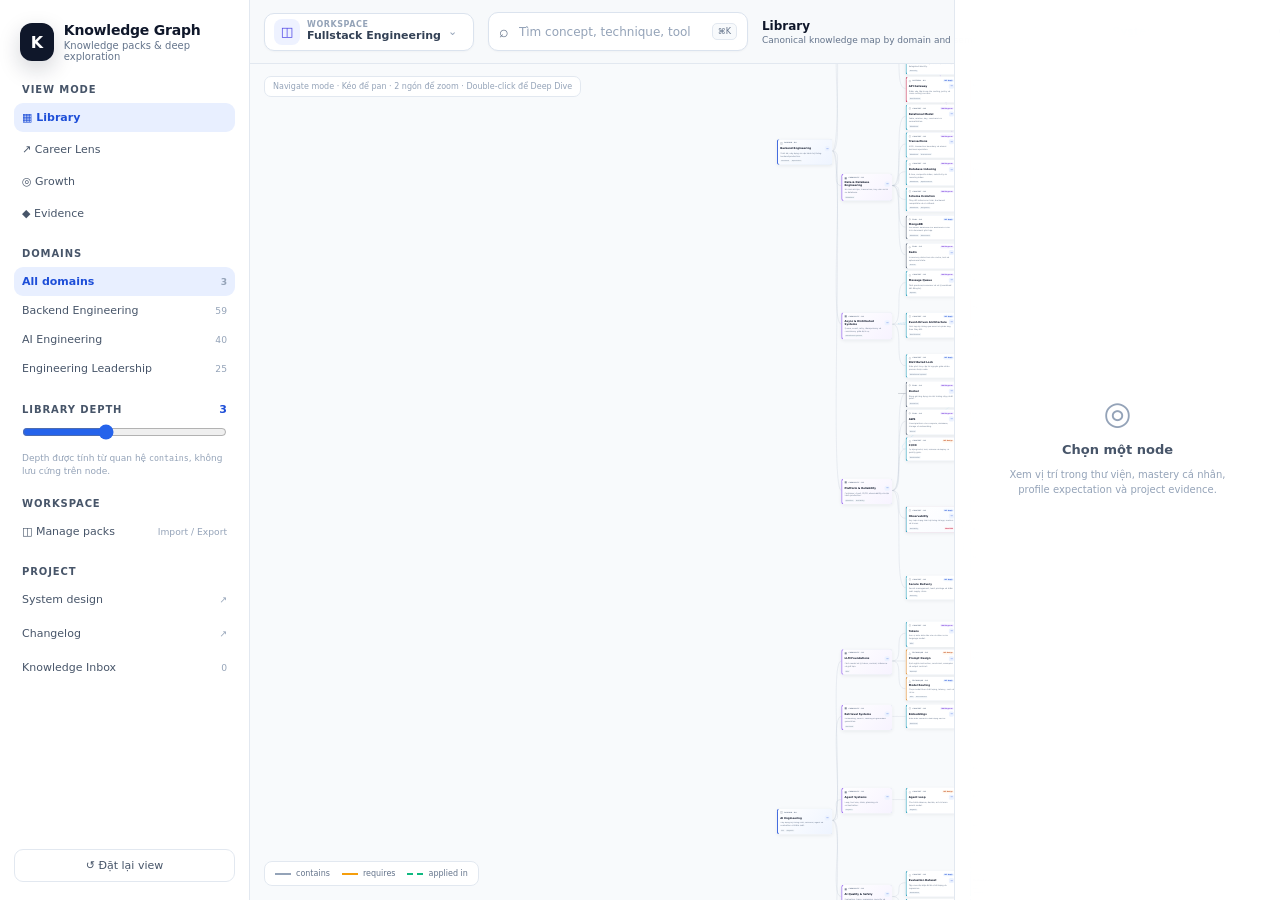
<file: site/index.html>
<!doctype html>
<html lang="vi">
<head>
  <meta charset="utf-8" />
  <meta name="viewport" content="width=device-width, initial-scale=1, viewport-fit=cover" />
  <meta name="description" content="Knowledge Graph — import, structure, explore, deep dive and share reusable knowledge packs." />
  <meta name="theme-color" content="#0f172a" />
  <title>Knowledge Graph</title>
  <link rel="stylesheet" href="./styles.css" />
  <link rel="stylesheet" href="./polish.css" />
  <link rel="stylesheet" href="./focus-mode.css" />
  <link rel="stylesheet" href="./responsive-shell.css" />
  <link rel="stylesheet" href="./capture.css" />
  <link rel="stylesheet" href="./interaction-mode.css" />
  <link rel="stylesheet" href="./ux-hotfix-v024.css" />
  <link rel="stylesheet" href="./workspace-manager.css" />
</head>
<body>
  <div id="app" class="app-shell">
    <aside class="sidebar" aria-label="Knowledge graph controls">
      <div class="brand">
        <span class="brand__mark" aria-hidden="true">K</span>
        <div><strong>Knowledge Graph</strong><small>Knowledge packs & deep exploration</small></div>
      </div>
      <section class="sidebar-section"><h2>View mode</h2><div id="view-modes" class="segmented-list"></div></section>
      <section class="sidebar-section"><h2>Domains</h2><div id="domain-filters"></div></section>
      <section class="sidebar-section" id="library-controls">
        <div class="section-heading"><h2>Library depth</h2><output id="depth-value">3</output></div>
        <input id="depth-input" class="range" type="range" min="1" max="6" value="3" step="1" />
        <p class="section-help">Depth được tính từ quan hệ <code>contains</code>, không lưu cứng trên node.</p>
      </section>
      <section class="sidebar-section is-hidden" id="career-controls"><h2>Career lens</h2><label class="field-label" for="career-level">Capability profile</label><select id="career-level" class="select"></select><label class="toggle-row"><input id="career-gap-only" type="checkbox" /> Chỉ hiện capability gap</label></section>
      <section class="sidebar-section is-hidden" id="growth-controls"><h2>Growth</h2><label class="field-label" for="mastery-filter">Minimum mastery</label><select id="mastery-filter" class="select"></select></section>
      <button id="reset-view" class="reset-button" type="button">↺ Đặt lại view</button>
    </aside>
    <main class="workspace">
      <header class="toolbar">
        <div class="toolbar__left">
          <label class="search-box"><span aria-hidden="true">⌕</span><input id="search-input" type="search" placeholder="Tìm concept, technique, tool hoặc artifact..." autocomplete="off" /><kbd>⌘K</kbd></label>
          <div><strong id="view-title" class="view-title">Library</strong><span id="view-description" class="view-description">Canonical knowledge map</span></div>
        </div>
        <div class="toolbar__stats"><strong id="visible-count">0</strong> / <span id="total-count">0</span> nodes</div>
      </header>
      <section id="canvas" class="canvas" aria-label="Knowledge graph canvas">
        <div id="scene" class="scene"><svg id="edges-layer" class="edges-layer" aria-hidden="true"></svg><div id="nodes-layer" class="nodes-layer"></div></div>
        <div class="canvas-controls" aria-label="Canvas controls"><button id="zoom-in" type="button" title="Phóng to">+</button><button id="zoom-out" type="button" title="Thu nhỏ">−</button><button id="fit-view" type="button" title="Fit view">⌗</button></div>
        <div class="canvas-hint">Navigate mode · Kéo để pan · 2 ngón để zoom · Double-click để Deep Dive</div>
        <div id="canvas-legend" class="canvas-legend"></div>
      </section>
    </main>
    <aside id="inspector" class="inspector" aria-live="polite"></aside>
  </div>
  <template id="empty-inspector-template"><div class="inspector-empty"><span class="inspector-empty__icon">◎</span><strong>Chọn một node</strong><p>Xem vị trí trong thư viện, mastery cá nhân, profile expectation và project evidence.</p></div></template>
  <script src="./workspace-runtime.js"></script>
  <script src="./interaction-bridge.js"></script>
  <script type="module" src="./app.js"></script>
  <script type="module" src="./workspace-view-defaults.js"></script>
  <script type="module" src="./polish.js"></script>
  <script type="module" src="./focus-mode.js"></script>
  <script type="module" src="./responsive-shell.js"></script>
  <script type="module" src="./capture.js"></script>
  <script type="module" src="./interaction-mode.js"></script>
  <script type="module" src="./ux-hotfix-v024.js"></script>
  <script type="module" src="./workspace-manager.js"></script>
  <script type="module" src="./mentorship-pack.js"></script>
</body>
</html>
</file>
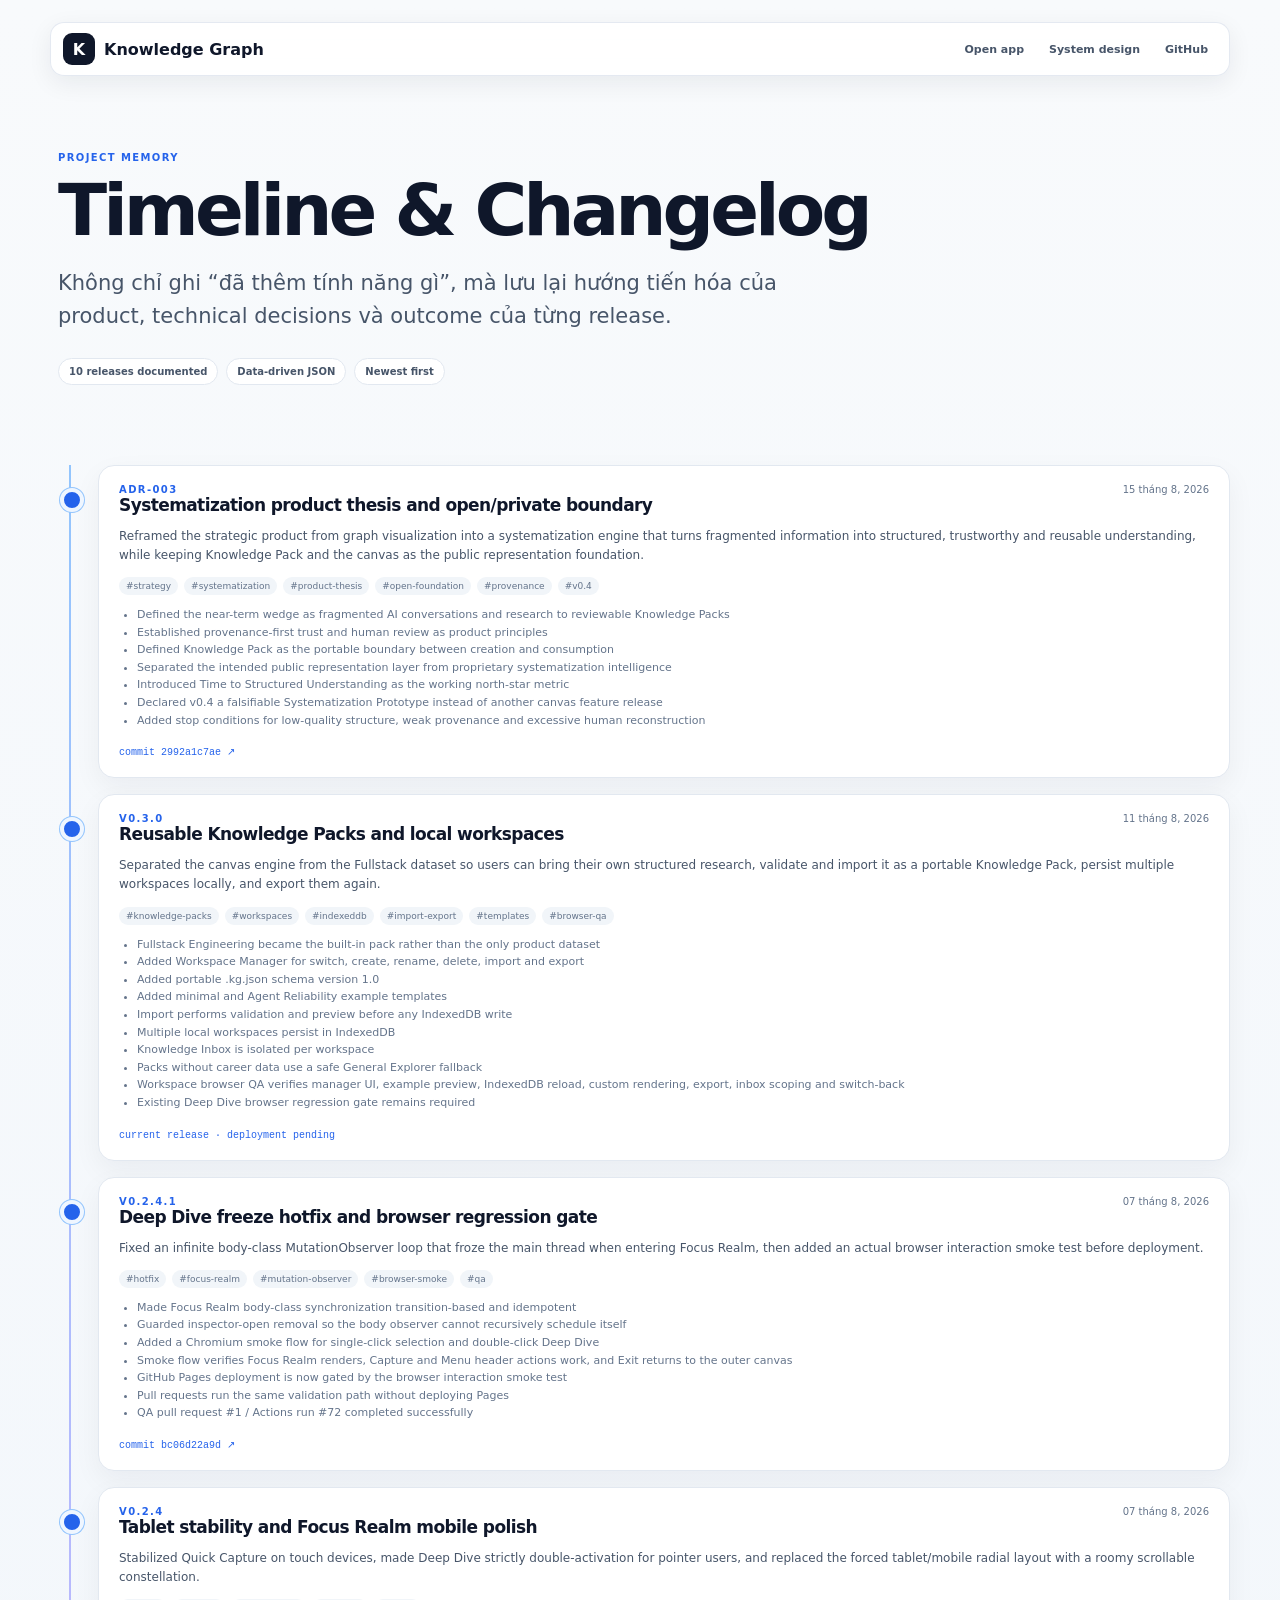
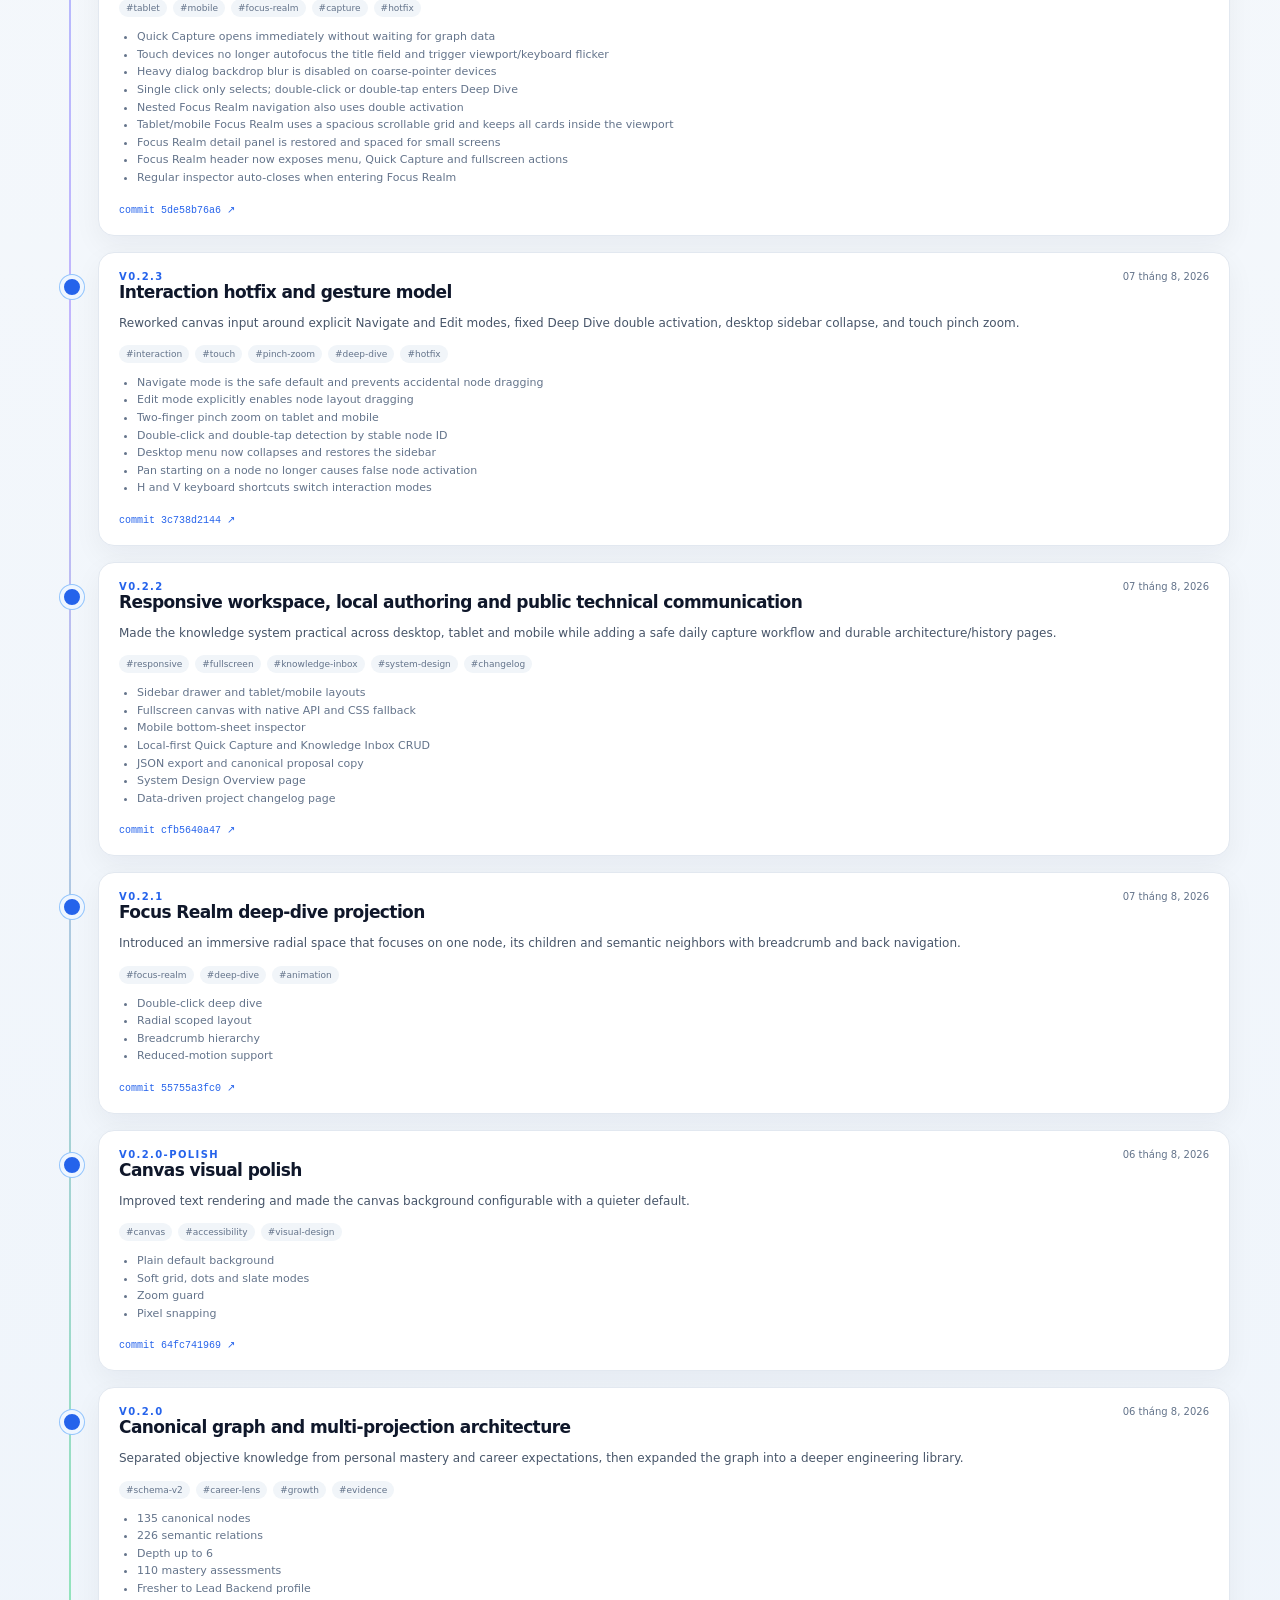
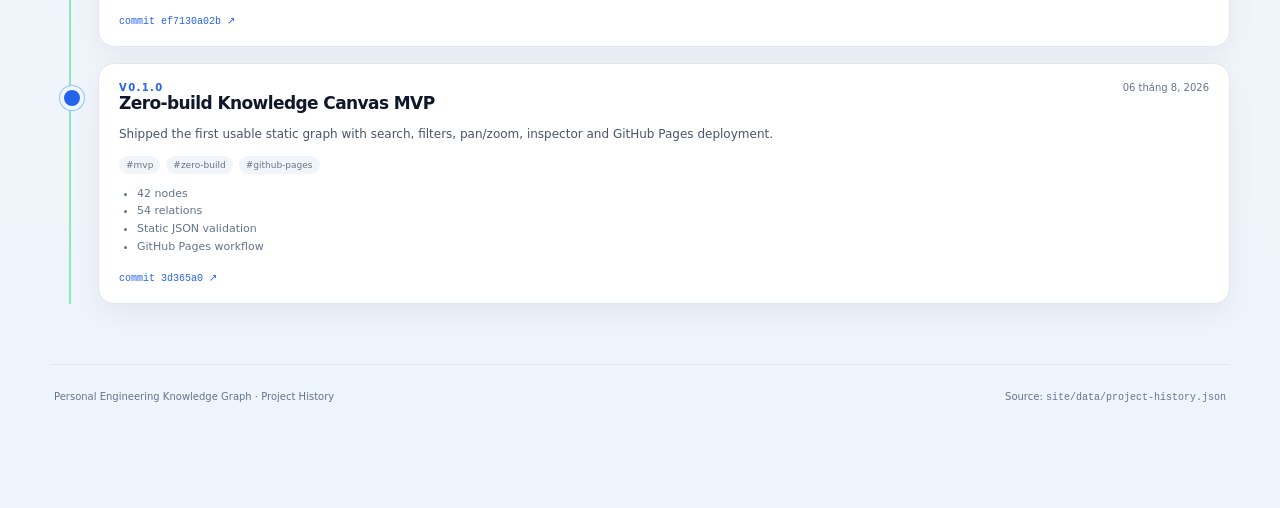
<file: site/changelog/index.html>
<!doctype html><html lang="vi"><head><meta charset="utf-8"><meta name="viewport" content="width=device-width,initial-scale=1"><meta name="description" content="Project timeline and changelog for Personal Engineering Knowledge Graph"><title>Changelog · Knowledge Graph</title><link rel="stylesheet" href="../docs.css"></head><body><main class="docs-shell"><nav class="docs-nav"><a class="docs-brand" href="../"><i>K</i><span>Knowledge Graph</span></a><div class="docs-links"><a href="../">Open app</a><a href="../system-design-overview/">System design</a><a href="https://github.com/huygdv/knowledge-graph">GitHub</a></div></nav><header class="docs-hero"><div class="docs-eyebrow">Project memory</div><h1>Timeline & Changelog</h1><p>Không chỉ ghi “đã thêm tính năng gì”, mà lưu lại hướng tiến hóa của product, technical decisions và outcome của từng release.</p><div class="docs-meta"><span class="docs-chip" id="release-count">Loading releases…</span><span class="docs-chip">Data-driven JSON</span><span class="docs-chip">Newest first</span></div></header><section class="docs-section"><div id="timeline" class="timeline" aria-live="polite"></div></section><footer class="docs-footer"><span>Personal Engineering Knowledge Graph · Project History</span><span>Source: <code>site/data/project-history.json</code></span></footer></main><script type="module" src="./app.js"></script></body></html>
</file>
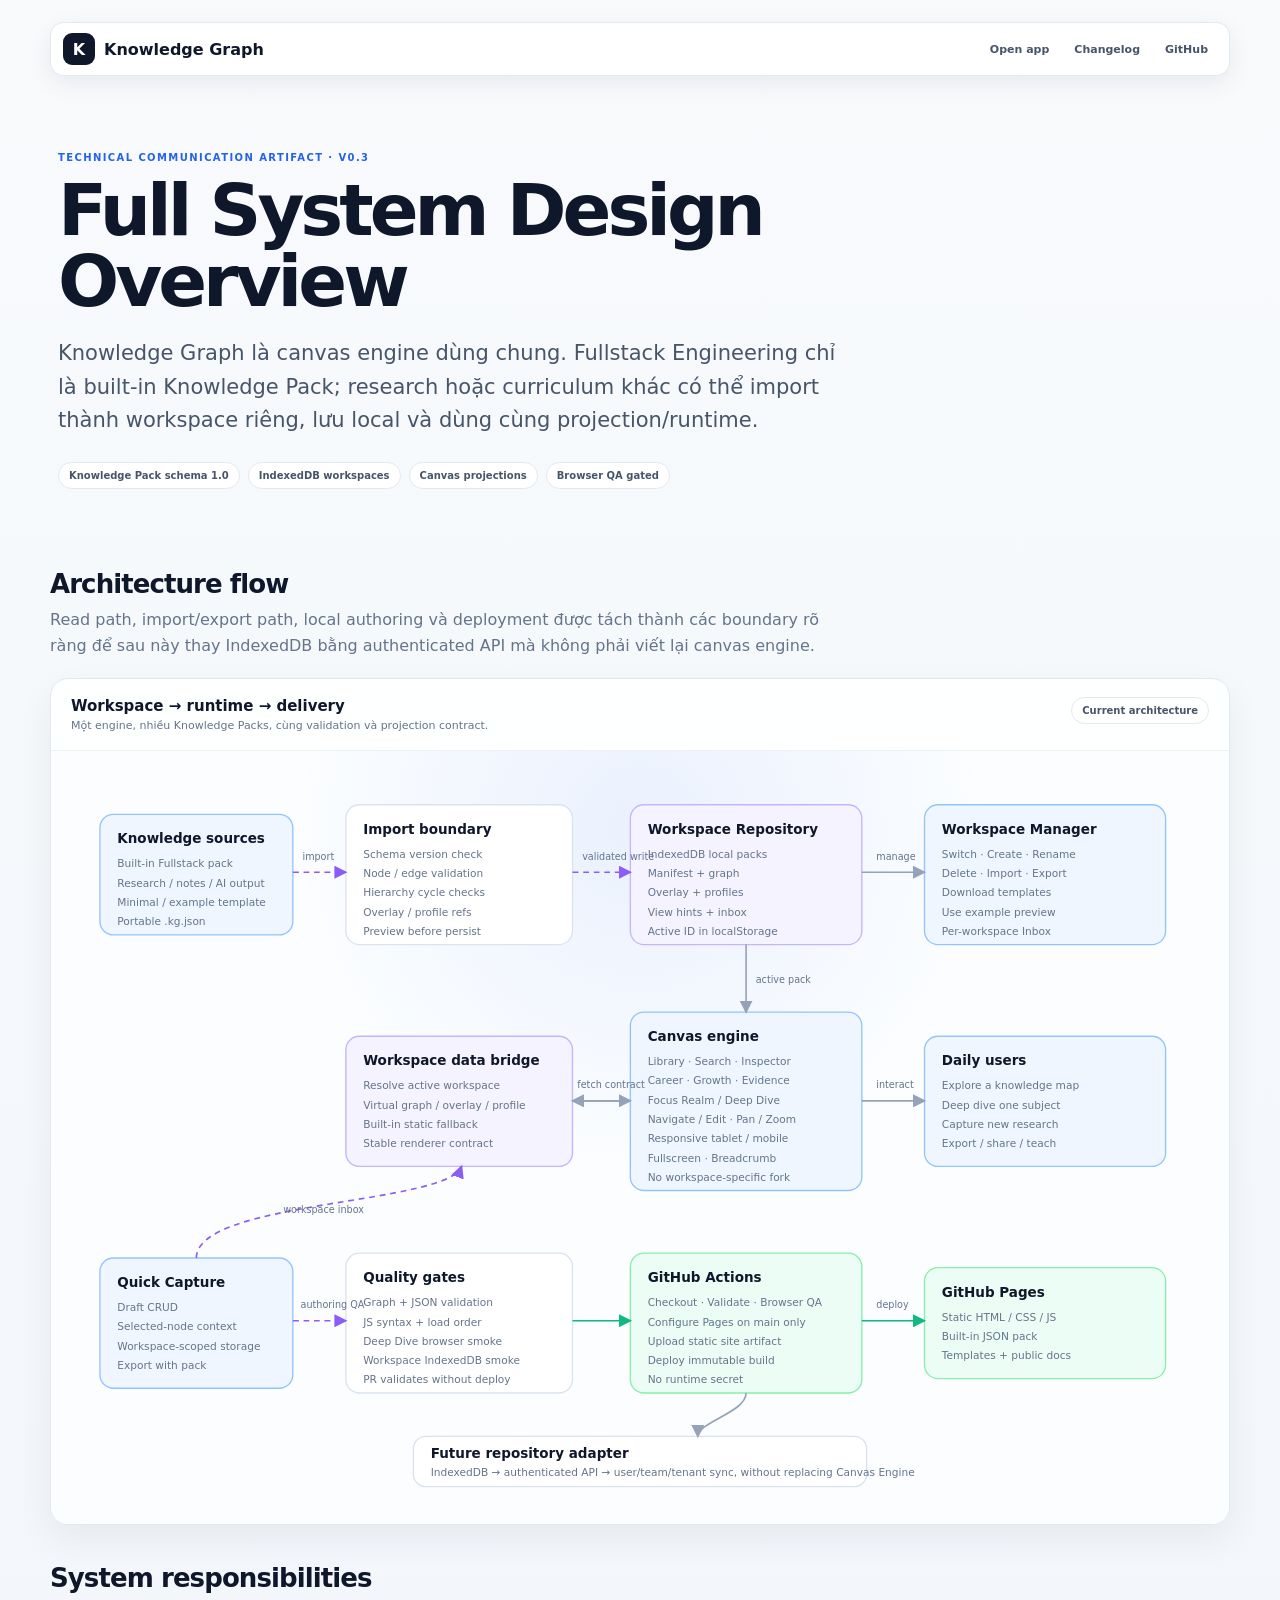
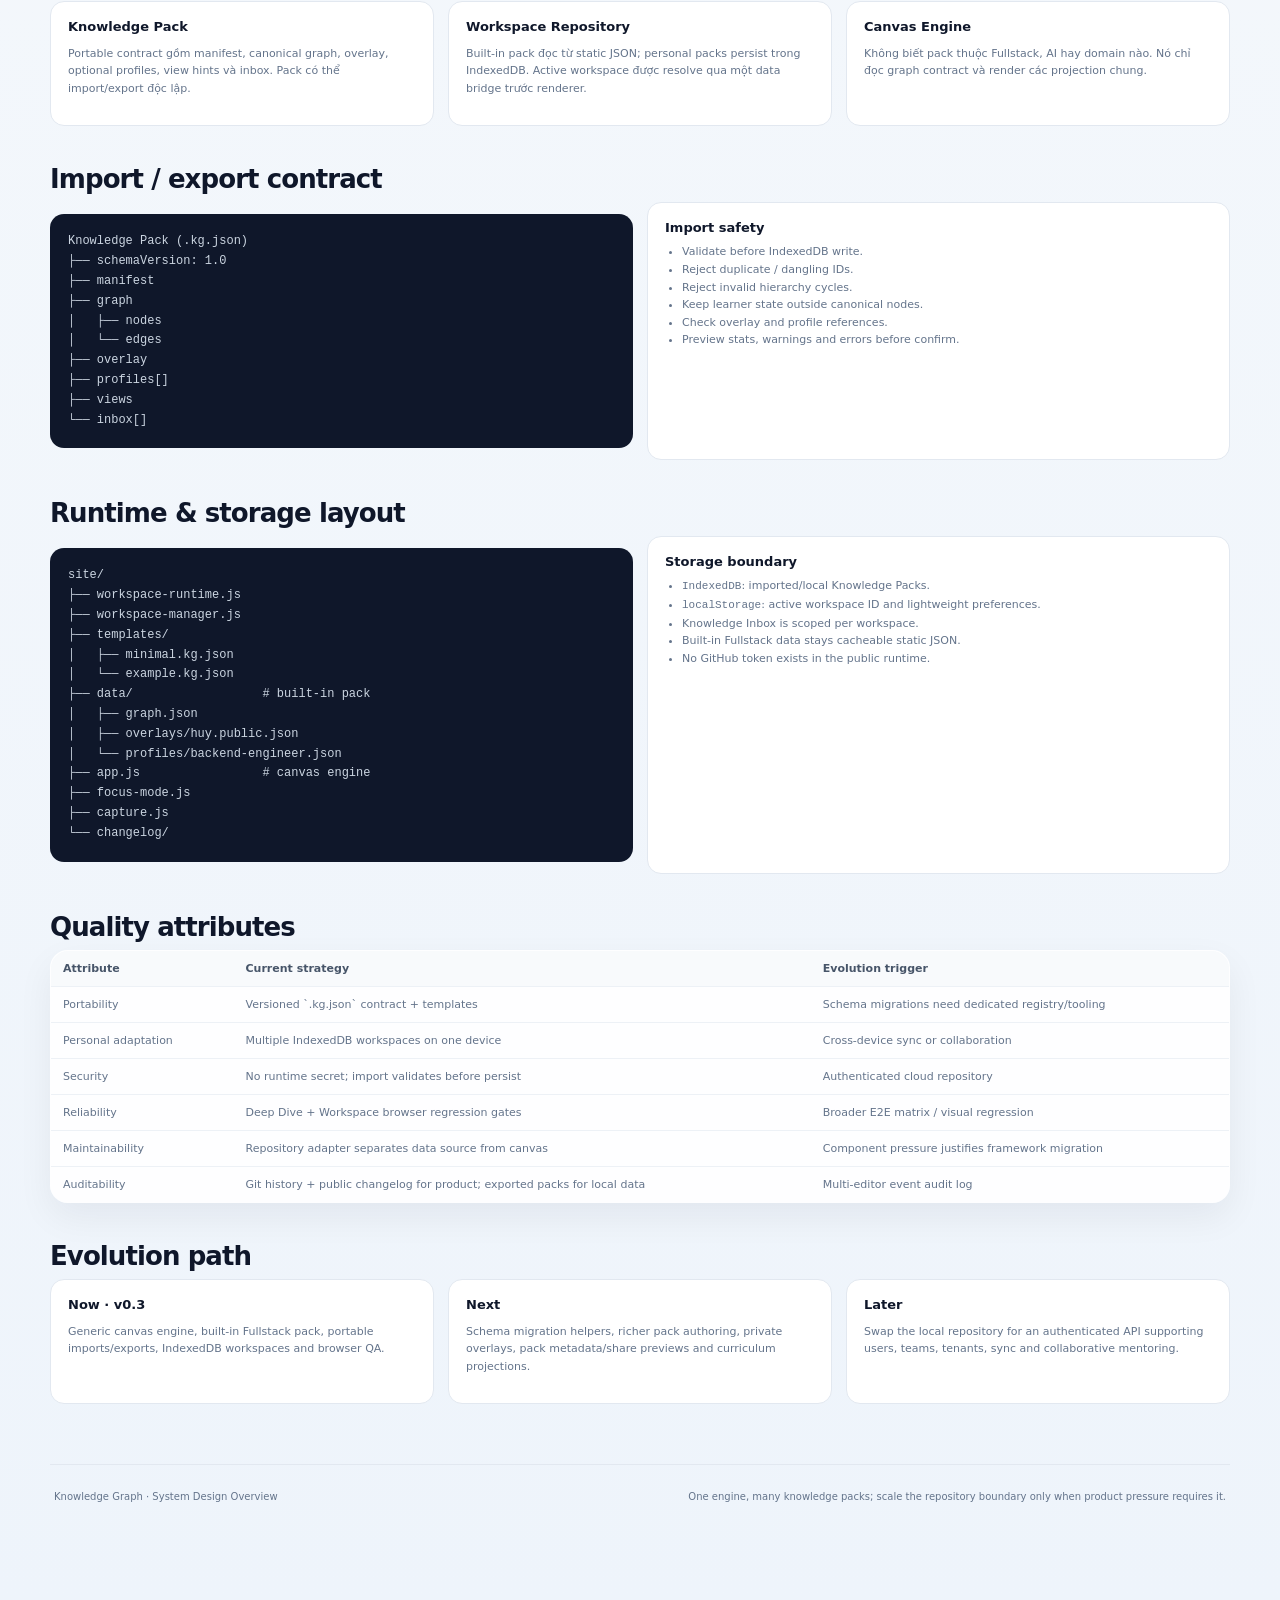
<file: site/system-design-overview/index.html>
<!doctype html><html lang="vi"><head><meta charset="utf-8"><meta name="viewport" content="width=device-width,initial-scale=1"><meta name="description" content="Full system design overview for Knowledge Graph and portable Knowledge Packs"><title>System Design Overview · Knowledge Graph</title><link rel="stylesheet" href="../docs.css"></head><body><main class="docs-shell">
<nav class="docs-nav"><a class="docs-brand" href="../"><i>K</i><span>Knowledge Graph</span></a><div class="docs-links"><a href="../">Open app</a><a href="../changelog/">Changelog</a><a href="https://github.com/huygdv/knowledge-graph">GitHub</a></div></nav>
<header class="docs-hero"><div class="docs-eyebrow">Technical communication artifact · v0.3</div><h1>Full System Design Overview</h1><p>Knowledge Graph là canvas engine dùng chung. Fullstack Engineering chỉ là built-in Knowledge Pack; research hoặc curriculum khác có thể import thành workspace riêng, lưu local và dùng cùng projection/runtime.</p><div class="docs-meta"><span class="docs-chip">Knowledge Pack schema 1.0</span><span class="docs-chip">IndexedDB workspaces</span><span class="docs-chip">Canvas projections</span><span class="docs-chip">Browser QA gated</span></div></header>

<section class="docs-section"><h2>Architecture flow</h2><p class="section-copy">Read path, import/export path, local authoring và deployment được tách thành các boundary rõ ràng để sau này thay IndexedDB bằng authenticated API mà không phải viết lại canvas engine.</p><article class="docs-card"><div class="docs-card__head"><div><h3>Workspace → runtime → delivery</h3><p>Một engine, nhiều Knowledge Packs, cùng validation và projection contract.</p></div><span class="docs-chip">Current architecture</span></div><div class="docs-card__body architecture-canvas"><svg viewBox="0 0 1180 760" role="img" aria-label="Knowledge Graph v0.3 system architecture diagram"><defs><marker id="arrow" markerWidth="8" markerHeight="8" refX="7" refY="4" orient="auto"><path d="M0,0 L8,4 L0,8 z" fill="context-stroke"></path></marker></defs>
<g class="architecture-node architecture-node--primary" transform="translate(30 45)"><rect width="200" height="125" rx="14"></rect><text class="title" x="18" y="30">Knowledge sources</text><text class="sub" x="18" y="55">Built-in Fullstack pack</text><text class="sub" x="18" y="75">Research / notes / AI output</text><text class="sub" x="18" y="95">Minimal / example template</text><text class="sub" x="18" y="115">Portable .kg.json</text></g>
<g class="architecture-node" transform="translate(285 35)"><rect width="235" height="145" rx="14"></rect><text class="title" x="18" y="30">Import boundary</text><text class="sub" x="18" y="55">Schema version check</text><text class="sub" x="18" y="75">Node / edge validation</text><text class="sub" x="18" y="95">Hierarchy cycle checks</text><text class="sub" x="18" y="115">Overlay / profile refs</text><text class="sub" x="18" y="135">Preview before persist</text></g>
<g class="architecture-node architecture-node--data" transform="translate(580 35)"><rect width="240" height="145" rx="14"></rect><text class="title" x="18" y="30">Workspace Repository</text><text class="sub" x="18" y="55">IndexedDB local packs</text><text class="sub" x="18" y="75">Manifest + graph</text><text class="sub" x="18" y="95">Overlay + profiles</text><text class="sub" x="18" y="115">View hints + inbox</text><text class="sub" x="18" y="135">Active ID in localStorage</text></g>
<g class="architecture-node architecture-node--primary" transform="translate(885 35)"><rect width="250" height="145" rx="14"></rect><text class="title" x="18" y="30">Workspace Manager</text><text class="sub" x="18" y="55">Switch · Create · Rename</text><text class="sub" x="18" y="75">Delete · Import · Export</text><text class="sub" x="18" y="95">Download templates</text><text class="sub" x="18" y="115">Use example preview</text><text class="sub" x="18" y="135">Per-workspace Inbox</text></g>
<path class="architecture-edge architecture-edge--write" d="M230 105 C250 105 260 105 285 105"></path><text class="architecture-label" x="240" y="92">import</text><path class="architecture-edge architecture-edge--write" d="M520 105 C545 105 550 105 580 105"></path><text class="architecture-label" x="530" y="92">validated write</text><path class="architecture-edge" d="M820 105 C845 105 850 105 885 105"></path><text class="architecture-label" x="835" y="92">manage</text>

<g class="architecture-node architecture-node--data" transform="translate(285 275)"><rect width="235" height="135" rx="14"></rect><text class="title" x="18" y="30">Workspace data bridge</text><text class="sub" x="18" y="55">Resolve active workspace</text><text class="sub" x="18" y="75">Virtual graph / overlay / profile</text><text class="sub" x="18" y="95">Built-in static fallback</text><text class="sub" x="18" y="115">Stable renderer contract</text></g>
<g class="architecture-node architecture-node--primary" transform="translate(580 250)"><rect width="240" height="185" rx="14"></rect><text class="title" x="18" y="30">Canvas engine</text><text class="sub" x="18" y="55">Library · Search · Inspector</text><text class="sub" x="18" y="75">Career · Growth · Evidence</text><text class="sub" x="18" y="95">Focus Realm / Deep Dive</text><text class="sub" x="18" y="115">Navigate / Edit · Pan / Zoom</text><text class="sub" x="18" y="135">Responsive tablet / mobile</text><text class="sub" x="18" y="155">Fullscreen · Breadcrumb</text><text class="sub" x="18" y="175">No workspace-specific fork</text></g>
<g class="architecture-node architecture-node--primary" transform="translate(885 275)"><rect width="250" height="135" rx="14"></rect><text class="title" x="18" y="30">Daily users</text><text class="sub" x="18" y="55">Explore a knowledge map</text><text class="sub" x="18" y="75">Deep dive one subject</text><text class="sub" x="18" y="95">Capture new research</text><text class="sub" x="18" y="115">Export / share / teach</text></g>
<path class="architecture-edge" d="M700 180 C700 215 700 225 700 250"></path><text class="architecture-label" x="710" y="220">active pack</text><path class="architecture-edge" d="M580 342 C555 342 545 342 520 342"></path><text class="architecture-label" x="525" y="329">fetch contract</text><path class="architecture-edge" d="M520 342 C545 342 550 342 580 342"></path><path class="architecture-edge" d="M820 342 C845 342 850 342 885 342"></path><text class="architecture-label" x="835" y="329">interact</text>

<g class="architecture-node architecture-node--primary" transform="translate(30 505)"><rect width="200" height="135" rx="14"></rect><text class="title" x="18" y="30">Quick Capture</text><text class="sub" x="18" y="55">Draft CRUD</text><text class="sub" x="18" y="75">Selected-node context</text><text class="sub" x="18" y="95">Workspace-scoped storage</text><text class="sub" x="18" y="115">Export with pack</text></g>
<g class="architecture-node" transform="translate(285 500)"><rect width="235" height="145" rx="14"></rect><text class="title" x="18" y="30">Quality gates</text><text class="sub" x="18" y="55">Graph + JSON validation</text><text class="sub" x="18" y="75">JS syntax + load order</text><text class="sub" x="18" y="95">Deep Dive browser smoke</text><text class="sub" x="18" y="115">Workspace IndexedDB smoke</text><text class="sub" x="18" y="135">PR validates without deploy</text></g>
<g class="architecture-node architecture-node--safe" transform="translate(580 500)"><rect width="240" height="145" rx="14"></rect><text class="title" x="18" y="30">GitHub Actions</text><text class="sub" x="18" y="55">Checkout · Validate · Browser QA</text><text class="sub" x="18" y="75">Configure Pages on main only</text><text class="sub" x="18" y="95">Upload static site artifact</text><text class="sub" x="18" y="115">Deploy immutable build</text><text class="sub" x="18" y="135">No runtime secret</text></g>
<g class="architecture-node architecture-node--safe" transform="translate(885 515)"><rect width="250" height="115" rx="14"></rect><text class="title" x="18" y="30">GitHub Pages</text><text class="sub" x="18" y="55">Static HTML / CSS / JS</text><text class="sub" x="18" y="75">Built-in JSON pack</text><text class="sub" x="18" y="95">Templates + public docs</text></g>
<path class="architecture-edge architecture-edge--write" d="M230 570 C250 570 260 570 285 570"></path><text class="architecture-label" x="238" y="557">authoring QA</text><path class="architecture-edge architecture-edge--deploy" d="M520 570 C545 570 550 570 580 570"></path><path class="architecture-edge architecture-edge--deploy" d="M820 570 C845 570 850 570 885 570"></path><text class="architecture-label" x="835" y="557">deploy</text><path class="architecture-edge architecture-edge--write" d="M130 505 C130 445 390 450 405 410"></path><text class="architecture-label" x="220" y="458">workspace inbox</text>

<g class="architecture-node" transform="translate(355 690)"><rect width="470" height="52" rx="13"></rect><text class="title" x="18" y="22">Future repository adapter</text><text class="sub" x="18" y="41">IndexedDB → authenticated API → user/team/tenant sync, without replacing Canvas Engine</text></g>
<path class="architecture-edge" d="M700 645 C700 665 650 675 650 690"></path>
</svg></div></article></section>

<section class="docs-section"><h2>System responsibilities</h2><div class="grid-3"><article class="mini-card"><h3>Knowledge Pack</h3><p>Portable contract gồm manifest, canonical graph, overlay, optional profiles, view hints và inbox. Pack có thể import/export độc lập.</p></article><article class="mini-card"><h3>Workspace Repository</h3><p>Built-in pack đọc từ static JSON; personal packs persist trong IndexedDB. Active workspace được resolve qua một data bridge trước renderer.</p></article><article class="mini-card"><h3>Canvas Engine</h3><p>Không biết pack thuộc Fullstack, AI hay domain nào. Nó chỉ đọc graph contract và render các projection chung.</p></article></div></section>

<section class="docs-section"><h2>Import / export contract</h2><div class="grid-2"><pre class="code-tree">Knowledge Pack (.kg.json)
├── schemaVersion: 1.0
├── manifest
├── graph
│   ├── nodes
│   └── edges
├── overlay
├── profiles[]
├── views
└── inbox[]</pre><article class="mini-card"><h3>Import safety</h3><ul><li>Validate before IndexedDB write.</li><li>Reject duplicate / dangling IDs.</li><li>Reject invalid hierarchy cycles.</li><li>Keep learner state outside canonical nodes.</li><li>Check overlay and profile references.</li><li>Preview stats, warnings and errors before confirm.</li></ul></article></div></section>

<section class="docs-section"><h2>Runtime & storage layout</h2><div class="grid-2"><pre class="code-tree">site/
├── workspace-runtime.js
├── workspace-manager.js
├── templates/
│   ├── minimal.kg.json
│   └── example.kg.json
├── data/                  # built-in pack
│   ├── graph.json
│   ├── overlays/huy.public.json
│   └── profiles/backend-engineer.json
├── app.js                 # canvas engine
├── focus-mode.js
├── capture.js
└── changelog/</pre><article class="mini-card"><h3>Storage boundary</h3><ul><li><code>IndexedDB</code>: imported/local Knowledge Packs.</li><li><code>localStorage</code>: active workspace ID and lightweight preferences.</li><li>Knowledge Inbox is scoped per workspace.</li><li>Built-in Fullstack data stays cacheable static JSON.</li><li>No GitHub token exists in the public runtime.</li></ul></article></div></section>

<section class="docs-section"><h2>Quality attributes</h2><table class="decision-table docs-card"><thead><tr><th>Attribute</th><th>Current strategy</th><th>Evolution trigger</th></tr></thead><tbody><tr><td>Portability</td><td>Versioned `.kg.json` contract + templates</td><td>Schema migrations need dedicated registry/tooling</td></tr><tr><td>Personal adaptation</td><td>Multiple IndexedDB workspaces on one device</td><td>Cross-device sync or collaboration</td></tr><tr><td>Security</td><td>No runtime secret; import validates before persist</td><td>Authenticated cloud repository</td></tr><tr><td>Reliability</td><td>Deep Dive + Workspace browser regression gates</td><td>Broader E2E matrix / visual regression</td></tr><tr><td>Maintainability</td><td>Repository adapter separates data source from canvas</td><td>Component pressure justifies framework migration</td></tr><tr><td>Auditability</td><td>Git history + public changelog for product; exported packs for local data</td><td>Multi-editor event audit log</td></tr></tbody></table></section>

<section class="docs-section"><h2>Evolution path</h2><div class="grid-3"><article class="mini-card"><h3>Now · v0.3</h3><p>Generic canvas engine, built-in Fullstack pack, portable imports/exports, IndexedDB workspaces and browser QA.</p></article><article class="mini-card"><h3>Next</h3><p>Schema migration helpers, richer pack authoring, private overlays, pack metadata/share previews and curriculum projections.</p></article><article class="mini-card"><h3>Later</h3><p>Swap the local repository for an authenticated API supporting users, teams, tenants, sync and collaborative mentoring.</p></article></div></section>
<footer class="docs-footer"><span>Knowledge Graph · System Design Overview</span><span>One engine, many knowledge packs; scale the repository boundary only when product pressure requires it.</span></footer></main></body></html>
</file>
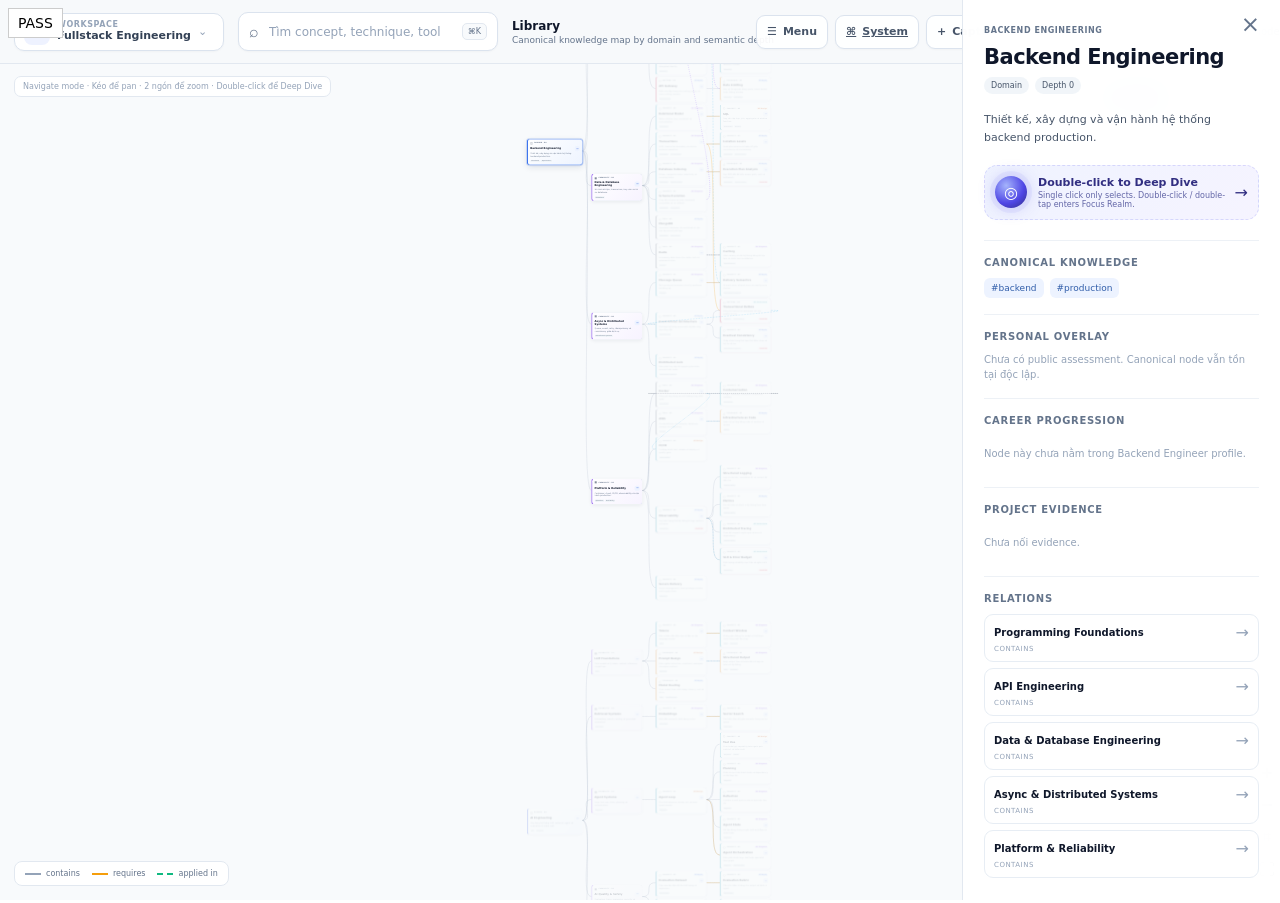
<file: scripts/smoke-interactions.html>
<!doctype html>
<html lang="en">
<head>
  <meta charset="utf-8" />
  <meta name="viewport" content="width=device-width,initial-scale=1" />
  <title>Knowledge Graph interaction smoke test</title>
  <style>
    html,body{margin:0;height:100%;font:14px system-ui,sans-serif}iframe{width:100%;height:100%;border:0}#status{position:fixed;z-index:9999;left:8px;top:8px;padding:6px 9px;background:#fff;border:1px solid #ccc}
  </style>
</head>
<body data-smoke-status="running">
  <div id="status">running</div>
  <iframe id="app" src="../site/index.html?interaction-smoke=1"></iframe>
  <script>
    const status = document.querySelector('#status');
    const frame = document.querySelector('#app');
    const sleep = (ms) => new Promise((resolve) => setTimeout(resolve, ms));

    function fail(message) {
      document.body.dataset.smokeStatus = 'fail';
      document.body.dataset.smokeError = message;
      status.textContent = `FAIL: ${message}`;
      throw new Error(message);
    }

    async function waitFor(check, label, timeout = 5000) {
      const started = performance.now();
      while (performance.now() - started < timeout) {
        const value = check();
        if (value) return value;
        await sleep(25);
      }
      fail(`timeout waiting for ${label}`);
    }

    function appClick(win, element) {
      element.dispatchEvent(new win.MouseEvent('click', {
        bubbles: true,
        cancelable: true,
        view: win,
        detail: 1
      }));
    }

    async function run() {
      await new Promise((resolve) => frame.addEventListener('load', resolve, { once: true }));
      const win = frame.contentWindow;
      const doc = frame.contentDocument;

      const firstNode = await waitFor(() => doc.querySelector('#nodes-layer .knowledge-node'), 'first knowledge node');
      const id = firstNode.dataset.id;
      if (!id) fail('first knowledge node has no stable id');

      // A single click must select only, never enter Focus Realm.
      appClick(win, firstNode);
      await sleep(460);
      if (doc.body.classList.contains('is-focus-realm')) fail('single click entered Focus Realm');

      // Double activation must survive the app re-render between clicks.
      let node = doc.querySelector(`#nodes-layer .knowledge-node[data-id="${CSS.escape(id)}"]`);
      if (!node) fail('selected node disappeared before double activation');
      appClick(win, node);
      await sleep(70);
      node = doc.querySelector(`#nodes-layer .knowledge-node[data-id="${CSS.escape(id)}"]`);
      if (!node) fail('node disappeared after first double-click activation');
      appClick(win, node);

      await waitFor(() => doc.body.classList.contains('is-focus-realm'), 'Focus Realm activation', 2500);
      const realm = await waitFor(() => {
        const element = doc.querySelector('#focus-realm');
        return element && !element.hidden ? element : null;
      }, 'visible Focus Realm');

      const focusNodes = realm.querySelectorAll('.focus-node');
      if (!focusNodes.length) fail('Focus Realm rendered no nodes');

      const actions = realm.querySelectorAll('.focus-nav-actions [data-focus-action]');
      if (actions.length !== 3) fail(`expected 3 Focus Realm header actions, got ${actions.length}`);

      const captureButton = realm.querySelector('[data-focus-action="capture"]');
      captureButton.click();
      await waitFor(() => doc.querySelector('#capture-dialog')?.open, 'Quick Capture dialog');
      doc.querySelector('#capture-dialog').close();

      const menuButton = realm.querySelector('[data-focus-action="menu"]');
      const sidebarBefore = doc.body.classList.contains('sidebar-collapsed');
      menuButton.click();
      await sleep(60);
      const sidebarAfter = doc.body.classList.contains('sidebar-collapsed');
      if (sidebarBefore === sidebarAfter && win.innerWidth > 840) fail('desktop sidebar menu did not toggle');

      realm.querySelector('.focus-exit').click();
      await waitFor(() => !doc.body.classList.contains('is-focus-realm'), 'Focus Realm exit', 1500);

      document.body.dataset.smokeStatus = 'pass';
      status.textContent = 'PASS';
    }

    run().catch((error) => {
      if (document.body.dataset.smokeStatus !== 'fail') {
        document.body.dataset.smokeStatus = 'fail';
        document.body.dataset.smokeError = error.message || String(error);
        status.textContent = `FAIL: ${error.message || error}`;
      }
      console.error(error);
    });
  </script>
</body>
</html>
</file>
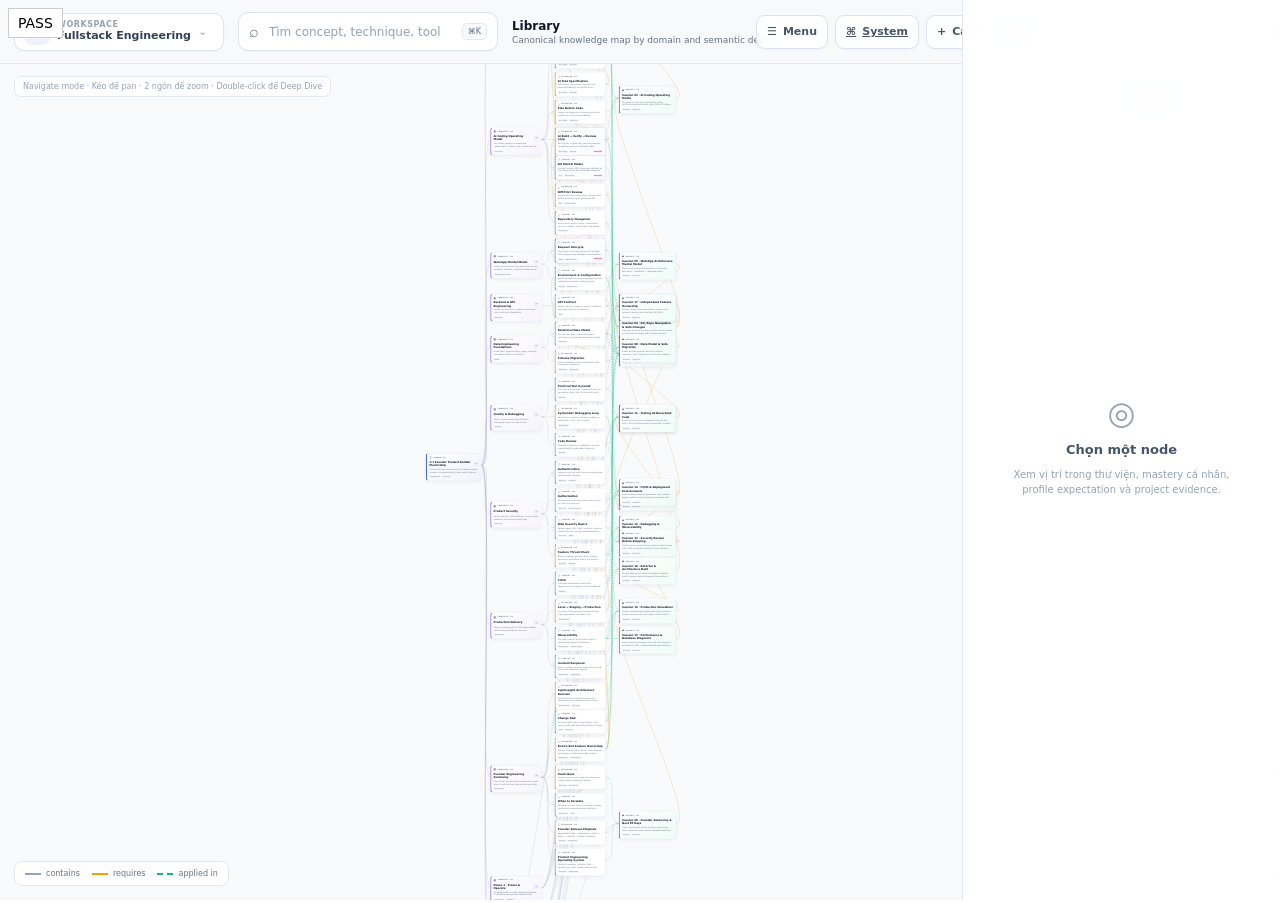
<file: scripts/smoke-mentorship.html>
<!doctype html>
<html lang="en">
<head>
  <meta charset="utf-8" />
  <meta name="viewport" content="width=device-width,initial-scale=1" />
  <title>RUNNING: Mentorship pack smoke</title>
  <style>html,body{margin:0;height:100%;font:14px system-ui,sans-serif}iframe{width:100%;height:100%;border:0}#status{position:fixed;z-index:9999;left:8px;top:8px;padding:6px 9px;background:#fff;border:1px solid #ccc}</style>
</head>
<body data-mentorship-smoke-status="running">
  <div id="status">running</div>
  <iframe id="app" src="../site/index.html?mentorship-smoke=1"></iframe>
  <script>
    const frame = document.querySelector('#app');
    const status = document.querySelector('#status');
    const PACK_ID = 'mentorship-founder-product-builder';
    const sleep = (ms) => new Promise((resolve) => setTimeout(resolve, ms));

    function fail(message) {
      document.body.dataset.mentorshipSmokeStatus = 'fail';
      document.body.dataset.mentorshipSmokeError = message;
      document.title = `FAIL: ${message}`;
      status.textContent = `FAIL: ${message}`;
      throw new Error(message);
    }

    async function waitFor(check, label, timeout = 10000) {
      const started = performance.now();
      while (performance.now() - started < timeout) {
        try {
          const value = check();
          if (value) return value;
        } catch {}
        await sleep(40);
      }
      fail(`timeout waiting for ${label}`);
    }

    async function run() {
      await waitFor(() => frame.contentWindow?.KGWorkspace, 'workspace runtime');
      let win = frame.contentWindow;
      let doc = frame.contentDocument;
      let runtime = win.KGWorkspace;

      runtime.setActiveId(runtime.BUILTIN_ID);
      await runtime.deleteWorkspace(PACK_ID).catch(() => {});

      const switcher = await waitFor(() => doc.querySelector('.workspace-switcher'), 'workspace switcher');
      switcher.click();
      const dialog = await waitFor(() => doc.querySelector('#workspace-dialog[open]'), 'workspace manager');
      const mentorshipButton = await waitFor(() => dialog.querySelector('[data-mentorship-pack="use"]'), 'mentorship use button');
      const downloadLink = dialog.querySelector('a[data-mentorship-pack="download"]');
      if (!downloadLink || !/mentorship-founder-product-builder\.kg\.json$/.test(downloadLink.getAttribute('href'))) fail('mentorship download link missing');

      win.confirm = () => true;
      mentorshipButton.click();

      await waitFor(() => {
        try { return frame.contentWindow?.KGWorkspace?.getActiveId() === PACK_ID; } catch { return false; }
      }, 'mentorship workspace activation');

      await waitFor(() => {
        try { return frame.contentDocument.querySelector('#nodes-layer .knowledge-node[data-id="artifact.session-20"]'); } catch { return false; }
      }, 'session 20 node render', 15000);

      win = frame.contentWindow;
      doc = frame.contentDocument;
      runtime = win.KGWorkspace;
      const saved = await runtime.getPack(PACK_ID);
      if (!saved) fail('mentorship pack was not persisted');
      const sessions = saved.graph.nodes.filter((node) => node.tags?.includes('session'));
      if (sessions.length !== 20) fail(`expected 20 sessions, got ${sessions.length}`);
      if (saved.profiles?.[0]?.levels?.length !== 4) fail('autonomy rubric does not have 4 levels');
      if (!saved.graph.nodes.some((node) => node.id === 'artifact.student-product')) fail('real product capstone missing');
      if (!saved.graph.nodes.some((node) => node.id === 'artifact.exit-criteria')) fail('program exit criteria missing');

      const careerOptions = await waitFor(() => {
        const options = doc.querySelectorAll('#career-level option');
        return options.length >= 4 ? options : null;
      }, 'autonomy rubric options');
      if (careerOptions.length < 4) fail('career/autonomy lens did not load rubric levels');

      runtime.setActiveId(runtime.BUILTIN_ID);
      await runtime.deleteWorkspace(PACK_ID);

      document.body.dataset.mentorshipSmokeStatus = 'pass';
      document.title = 'PASS: Mentorship Pack';
      status.textContent = 'PASS';
    }

    run().catch((error) => {
      if (document.body.dataset.mentorshipSmokeStatus !== 'fail') {
        const message = error.message || String(error);
        document.body.dataset.mentorshipSmokeStatus = 'fail';
        document.body.dataset.mentorshipSmokeError = message;
        document.title = `FAIL: ${message}`;
        status.textContent = `FAIL: ${message}`;
      }
      console.error(error);
    });
  </script>
</body>
</html>
</file>
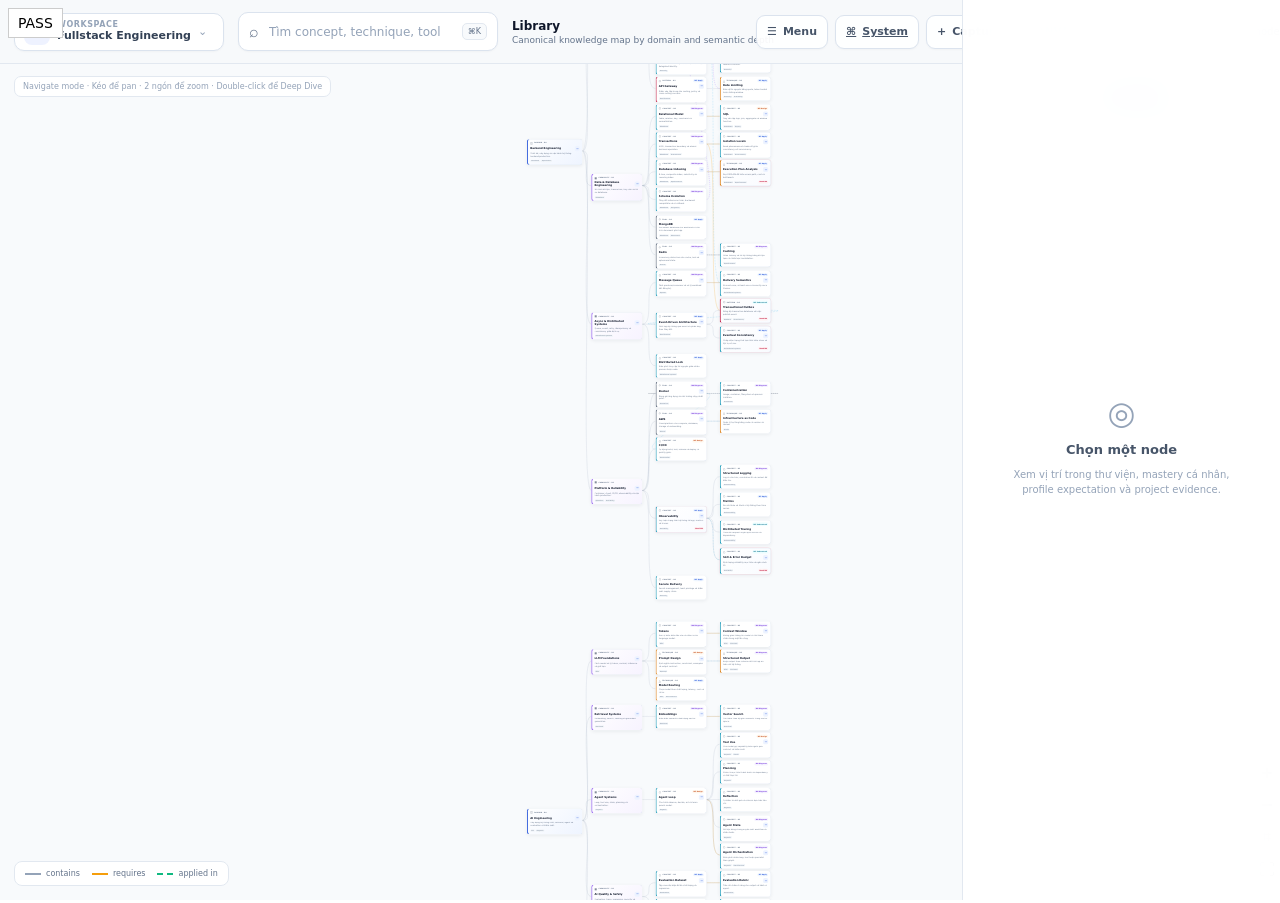
<file: scripts/smoke-workspaces.html>
<!doctype html>
<html lang="en">
<head>
  <meta charset="utf-8" />
  <meta name="viewport" content="width=device-width,initial-scale=1" />
  <title>RUNNING: Knowledge Pack workspace smoke test</title>
  <style>html,body{margin:0;height:100%;font:14px system-ui,sans-serif}iframe{width:100%;height:100%;border:0}#status{position:fixed;z-index:9999;left:8px;top:8px;padding:6px 9px;background:#fff;border:1px solid #ccc}</style>
</head>
<body data-workspace-smoke-status="running">
  <div id="status">running</div>
  <iframe id="app" src="../site/index.html?workspace-smoke=1"></iframe>
  <script>
    const frame = document.querySelector('#app');
    const status = document.querySelector('#status');
    const TEST_ID = 'smoke-imported-pack';
    const sleep = (ms) => new Promise((resolve) => setTimeout(resolve, ms));

    function fail(message) {
      document.body.dataset.workspaceSmokeStatus = 'fail';
      document.body.dataset.workspaceSmokeError = message;
      document.title = `FAIL: ${message}`;
      status.textContent = `FAIL: ${message}`;
      throw new Error(message);
    }
    async function waitFor(check, label, timeout = 7000) {
      const started = performance.now();
      while (performance.now() - started < timeout) {
        try {
          const value = check();
          if (value) return value;
        } catch {}
        await sleep(30);
      }
      fail(`timeout waiting for ${label}`);
    }
    async function initialLoad() {
      await waitFor(() => frame.contentWindow?.KGWorkspace, 'initial workspace runtime');
    }
    async function navigateFrame(src, marker) {
      frame.src = src;
      await waitFor(() => {
        try { return frame.contentWindow.location.search.includes(marker); }
        catch { return false; }
      }, `iframe navigation ${marker}`);
      await waitFor(() => frame.contentWindow?.KGWorkspace, `workspace runtime after ${marker}`);
    }
    function samplePack() {
      const now = new Date().toISOString();
      return {
        schemaVersion: '1.0',
        manifest: { id: TEST_ID, title: 'Smoke Imported Pack', description: 'Workspace smoke fixture', createdAt: now, updatedAt: now },
        graph: {
          version: 2,
          meta: { id: TEST_ID, title: 'Smoke Imported Pack', description: 'Workspace smoke fixture' },
          nodes: [
            { id: 'domain.smoke', kind: 'domain', title: 'Smoke Domain', summary: 'Root for imported workspace.' },
            { id: 'concept.smoke-child', kind: 'concept', title: 'Imported Concept', summary: 'This node proves virtual fetch switched the graph.' }
          ],
          edges: [{ id: 'edge.smoke', kind: 'contains', source: 'domain.smoke', target: 'concept.smoke-child' }]
        },
        overlay: { version: 1, id: 'overlay.smoke', assessments: [] },
        profiles: [],
        views: { defaultMode: 'library', defaultDepth: 3 },
        inbox: [{ id: 'draft.smoke', title: 'Smoke draft', note: 'Per-workspace inbox fixture', kind: 'concept', tags: [], status: 'inbox' }]
      };
    }

    async function verifyManagerUi(doc) {
      const switcherButton = await waitFor(() => doc.querySelector('.workspace-switcher'), 'workspace switcher button');
      switcherButton.click();
      const dialog = await waitFor(() => {
        const candidate = doc.querySelector('#workspace-dialog');
        return candidate?.open ? candidate : null;
      }, 'workspace manager dialog');
      if (!dialog.querySelector('a[href="./templates/minimal.kg.json"]')) fail('minimal template link is missing');
      if (!dialog.querySelector('a[href="./templates/example.kg.json"]')) fail('example template link is missing');
      dialog.querySelector('[data-workspace-action="example"]')?.click();
      await waitFor(() => dialog.querySelector('.workspace-import-preview:not([hidden]) .workspace-import-confirm'), 'valid example import preview');
      dialog.close();
    }

    async function run() {
      await initialLoad();
      let win = frame.contentWindow;
      let doc = frame.contentDocument;
      const runtime = win.KGWorkspace;

      await verifyManagerUi(doc);

      const invalid = runtime.validatePack({ schemaVersion: '1.0', manifest: { id: 'xx', title: 'Bad' }, graph: { version: 2, nodes: [{ id: 'a', kind: 'concept', title: 'A' }], edges: [{ kind: 'contains', source: 'a', target: 'missing' }] } });
      if (invalid.valid) fail('invalid pack passed validation');

      await runtime.deleteWorkspace(TEST_ID).catch(() => {});
      await runtime.activateImportedPack(samplePack());
      if (runtime.getActiveId() !== TEST_ID) fail('import did not activate workspace');

      await navigateFrame('../site/index.html?workspace-smoke=2', 'workspace-smoke=2');
      win = frame.contentWindow; doc = frame.contentDocument;
      await waitFor(() => doc.querySelector('#nodes-layer .knowledge-node[data-id="concept.smoke-child"]'), 'imported graph node');
      const switcher = await waitFor(() => doc.querySelector('.workspace-switcher strong'), 'workspace switcher');
      if (!/Smoke Imported Pack/.test(switcher.textContent)) fail(`workspace switcher did not show imported pack: ${switcher.textContent}`);

      const activeRuntime = win.KGWorkspace;
      const saved = await activeRuntime.getPack(TEST_ID);
      if (!saved || saved.graph.nodes.length !== 2) fail('IndexedDB workspace was not persisted');
      const exported = await activeRuntime.exportActivePack();
      if (exported.schemaVersion !== '1.0' || exported.graph.nodes.length !== 2) fail('exported pack is not portable');
      if (!activeRuntime.inboxKey().includes(TEST_ID)) fail('inbox storage is not scoped per workspace');

      activeRuntime.setActiveId(activeRuntime.BUILTIN_ID);
      await navigateFrame('../site/index.html?workspace-smoke=3', 'workspace-smoke=3');
      win = frame.contentWindow; doc = frame.contentDocument;
      await waitFor(() => doc.querySelector('#nodes-layer .knowledge-node'), 'built-in graph after switch back');
      if (doc.querySelector('#nodes-layer .knowledge-node[data-id="concept.smoke-child"]')) fail('custom node leaked into built-in workspace');
      await win.KGWorkspace.deleteWorkspace(TEST_ID);

      document.body.dataset.workspaceSmokeStatus = 'pass';
      document.title = 'PASS: Knowledge Packs';
      status.textContent = 'PASS';
    }

    run().catch((error) => {
      if (document.body.dataset.workspaceSmokeStatus !== 'fail') {
        const message = error.message || String(error);
        document.body.dataset.workspaceSmokeStatus = 'fail';
        document.body.dataset.workspaceSmokeError = message;
        document.title = `FAIL: ${message}`;
        status.textContent = `FAIL: ${message}`;
      }
      console.error(error);
    });
  </script>
</body>
</html>
</file>
<file: site/styles.css>
:root {
  font-family: Inter, ui-sans-serif, system-ui, -apple-system, BlinkMacSystemFont, "Segoe UI", sans-serif;
  color: #0f172a;
  background: #eef2f7;
  font-synthesis: none;
  text-rendering: optimizeLegibility;
  --panel: rgba(255,255,255,.96);
  --border: #e2e8f0;
  --muted: #64748b;
  --brand: #2563eb;
  --domain: #1d4ed8;
  --capability: #7c3aed;
  --concept: #0891b2;
  --technique: #d97706;
  --tool: #475569;
  --pattern: #be123c;
  --artifact: #059669;
}
* { box-sizing: border-box; }
html, body, #app { width: 100%; height: 100%; margin: 0; overflow: hidden; }
button, input, select { font: inherit; }
button { color: inherit; }
code { font-family: ui-monospace, SFMono-Regular, Menlo, monospace; font-size: .92em; }
.is-hidden { display: none !important; }
.app-shell { display: grid; grid-template-columns: 250px minmax(0,1fr) 326px; height: 100%; }
.sidebar, .inspector { background: var(--panel); backdrop-filter: blur(16px); z-index: 5; }
.sidebar { border-right: 1px solid var(--border); padding: 18px 14px; display: flex; flex-direction: column; overflow-y: auto; }
.brand { display: flex; align-items: center; gap: 10px; padding: 4px 6px 22px; }
.brand__mark { width: 38px; height: 38px; display: grid; place-items: center; border-radius: 12px; background: #0f172a; color: #fff; font-weight: 850; box-shadow: 0 8px 22px rgba(15,23,42,.18); }
.brand strong, .brand small { display: block; }
.brand strong { font-size: 14px; letter-spacing: -.015em; }
.brand small { color: var(--muted); font-size: 10px; margin-top: 2px; }
.sidebar-section { margin-bottom: 20px; }
.sidebar-section h2 { color: #475569; font-size: 10px; font-weight: 800; text-transform: uppercase; letter-spacing: .09em; padding: 0 8px 8px; margin: 0; }
.section-heading { display: flex; justify-content: space-between; align-items: center; }
.section-heading output { color: #1d4ed8; font-size: 11px; font-weight: 800; padding: 0 8px 8px; }
.section-help { margin: 8px 8px 0; color: #94a3b8; font-size: 9px; line-height: 1.45; }
.nav-item { width: 100%; border: 0; background: transparent; border-radius: 9px; padding: 8px; cursor: pointer; display: flex; align-items: center; justify-content: space-between; text-align: left; color: #475569; font-size: 11px; }
.nav-item:hover { background: #f1f5f9; color: #0f172a; }
.nav-item.is-active { background: #e8efff; color: #1d4ed8; font-weight: 700; }
.nav-item small { color: #94a3b8; }
.segmented-list { display: grid; gap: 3px; }
.field-label { display: block; color: #64748b; font-size: 9px; margin: 0 8px 6px; }
.select { width: calc(100% - 16px); margin: 0 8px; border: 1px solid #dbe3ee; border-radius: 8px; padding: 8px; background: #fff; color: #334155; font-size: 10px; outline: none; }
.select:focus { border-color: #93b4f7; box-shadow: 0 0 0 3px rgba(37,99,235,.08); }
.range { width: calc(100% - 16px); margin: 0 8px; accent-color: var(--brand); }
.toggle-row { display: flex; gap: 7px; align-items: center; margin: 10px 8px 0; color: #64748b; font-size: 10px; }
.toggle-row input { accent-color: var(--brand); }
.reset-button { margin-top: auto; display: flex; align-items: center; justify-content: center; gap: 7px; border: 1px solid var(--border); background: #fff; border-radius: 9px; padding: 9px; cursor: pointer; color: #475569; font-size: 11px; }
.reset-button:hover { border-color: #cbd5e1; background: #f8fafc; }
.workspace { min-width: 0; display: grid; grid-template-rows: 64px minmax(0,1fr); }
.toolbar { background: rgba(248,250,252,.94); border-bottom: 1px solid var(--border); display: flex; align-items: center; justify-content: space-between; gap: 16px; padding: 9px 14px; z-index: 4; }
.toolbar__left { min-width: 0; display: flex; align-items: center; gap: 14px; flex: 1; }
.search-box { width: min(440px,52%); min-width: 260px; height: 39px; border: 1px solid #dbe3ee; background: #fff; border-radius: 10px; display: flex; align-items: center; gap: 8px; padding: 0 10px; box-shadow: 0 1px 2px rgba(15,23,42,.03); color: #64748b; }
.search-box:focus-within { border-color: #93b4f7; box-shadow: 0 0 0 3px rgba(37,99,235,.08); }
.search-box input { flex: 1; border: 0; outline: none; min-width: 0; color: #0f172a; font-size: 12px; }
.search-box input::placeholder { color: #94a3b8; }
.search-box kbd { font-family: inherit; font-size: 8px; border: 1px solid #e2e8f0; border-radius: 5px; padding: 3px 5px; color: #64748b; background: #f8fafc; }
.view-title, .view-description { display: block; white-space: nowrap; overflow: hidden; text-overflow: ellipsis; }
.view-title { font-size: 12px; color: #0f172a; }
.view-description { max-width: 500px; font-size: 9px; color: #64748b; margin-top: 2px; }
.toolbar__stats { font-size: 10px; color: var(--muted); white-space: nowrap; }
.canvas { min-height: 0; position: relative; overflow: hidden; background-color: #f8fafc; background-image: radial-gradient(#cbd5e1 1px, transparent 1px); background-size: 22px 22px; cursor: grab; touch-action: none; }
.canvas.is-panning { cursor: grabbing; }
.scene { position: absolute; width: 2800px; height: 12000px; transform-origin: 0 0; will-change: transform; }
.edges-layer, .nodes-layer { position: absolute; inset: 0; width: 2800px; min-height: 12000px; overflow: visible; }
.edge { fill: none; stroke-width: 1.55; opacity: .58; vector-effect: non-scaling-stroke; }
.edge--contains { stroke: #94a3b8; stroke-width: 1.25; }
.edge--requires { stroke: #f59e0b; }
.edge--relates-to { stroke: #8b5cf6; stroke-dasharray: 5 4; }
.edge--supports { stroke: #0ea5e9; stroke-dasharray: 3 4; }
.edge--implemented-by { stroke: #475569; stroke-dasharray: 6 3; }
.edge--applied-in { stroke: #10b981; stroke-dasharray: 8 4; animation: edgeFlow 1.4s linear infinite; }
@keyframes edgeFlow { to { stroke-dashoffset: -24; } }
.knowledge-node { position: absolute; width: 232px; min-height: 108px; border: 1px solid #dbe3ee; border-left: 4px solid var(--concept); background: rgba(255,255,255,.98); border-radius: 12px; padding: 10px 11px; box-shadow: 0 5px 18px rgba(15,23,42,.07); cursor: pointer; user-select: none; transition: opacity .15s, box-shadow .15s, border-color .15s, transform .08s; }
.knowledge-node:hover { box-shadow: 0 9px 25px rgba(15,23,42,.11); }
.knowledge-node:focus-visible { outline: 3px solid rgba(37,99,235,.22); outline-offset: 2px; }
.knowledge-node.is-selected { border-color: var(--brand); box-shadow: 0 0 0 3px rgba(37,99,235,.12),0 10px 28px rgba(15,23,42,.11); z-index: 2; }
.knowledge-node.is-dimmed { opacity: .2; }
.knowledge-node.is-required { background: linear-gradient(135deg,#fff,#f9fbff); }
.knowledge-node.has-gap { box-shadow: 0 0 0 2px rgba(225,29,72,.12),0 5px 18px rgba(15,23,42,.07); }
.knowledge-node--domain { width: 252px; min-height: 118px; border-left-color: var(--domain); background: linear-gradient(135deg,#fff,#eef4ff); }
.knowledge-node--capability { border-left-color: var(--capability); background: linear-gradient(135deg,#fff,#f7f3ff); }
.knowledge-node--concept { border-left-color: var(--concept); }
.knowledge-node--technique { border-left-color: var(--technique); }
.knowledge-node--tool { border-left-color: var(--tool); }
.knowledge-node--pattern { border-left-color: var(--pattern); }
.knowledge-node--artifact { width: 260px; min-height: 112px; border-left-color: var(--artifact); background: linear-gradient(135deg,#fff,#effcf6); }
.knowledge-node__head { display: flex; align-items: center; gap: 6px; }
.node-icon { color: #475569; font-size: 12px; }
.node-kind { color: #64748b; text-transform: uppercase; letter-spacing: .08em; font-size: 7px; font-weight: 800; white-space: nowrap; }
.knowledge-node__head .mastery-badge { margin-left: auto; }
.knowledge-node__title-row { display: flex; align-items: center; justify-content: space-between; gap: 6px; margin-top: 7px; }
.knowledge-node strong { font-size: 12px; letter-spacing: -.012em; line-height: 1.25; }
.knowledge-node p { margin: 5px 0 0; color: #64748b; font-size: 9px; line-height: 1.42; display: -webkit-box; -webkit-box-orient: vertical; -webkit-line-clamp: 2; overflow: hidden; }
.knowledge-node__footer { display: flex; align-items: flex-end; justify-content: space-between; gap: 6px; margin-top: 8px; }
.knowledge-node__tags { min-width: 0; display: flex; gap: 4px; overflow: hidden; }
.knowledge-node__tags span { font-size: 7px; color: #64748b; background: #f1f5f9; border-radius: 4px; padding: 2px 4px; white-space: nowrap; }
.node-toggle { width: 23px; height: 23px; display: grid; place-items: center; border: 0; border-radius: 7px; background: #edf3ff; cursor: pointer; color: #1d4ed8; font-size: 16px; line-height: 1; }
.node-toggle:hover { background: #dbe8ff; }
.mastery-badge, .expectation-badge, .kind-badge, .depth-badge { display: inline-flex; align-items: center; border-radius: 999px; white-space: nowrap; }
.mastery-badge { padding: 3px 6px; font-size: 7px; font-weight: 800; background: #eef2ff; color: #4338ca; }
.mastery-0 { background: #f1f5f9; color: #64748b; }
.mastery-1 { background: #f8fafc; color: #475569; }
.mastery-2 { background: #ecfeff; color: #0e7490; }
.mastery-3 { background: #eff6ff; color: #1d4ed8; }
.mastery-4 { background: #f5f3ff; color: #6d28d9; }
.mastery-5 { background: #fff7ed; color: #c2410c; }
.mastery-6 { background: #ecfdf5; color: #047857; }
.expectation-badge { flex: 0 0 auto; padding: 3px 5px; font-size: 7px; font-weight: 800; color: #be123c; background: #fff1f2; }
.canvas-controls { position: absolute; right: 14px; bottom: 14px; display: flex; flex-direction: column; z-index: 3; border: 1px solid var(--border); border-radius: 9px; overflow: hidden; background: #fff; box-shadow: 0 4px 16px rgba(15,23,42,.08); }
.canvas-controls button { width: 34px; height: 32px; border: 0; border-bottom: 1px solid var(--border); background: #fff; cursor: pointer; color: #475569; font-weight: 700; }
.canvas-controls button:last-child { border-bottom: 0; }
.canvas-controls button:hover { background: #f1f5f9; }
.canvas-hint { position: absolute; top: 12px; left: 14px; z-index: 3; border: 1px solid var(--border); background: rgba(255,255,255,.88); color: #94a3b8; border-radius: 7px; padding: 5px 8px; font-size: 8px; backdrop-filter: blur(8px); pointer-events: none; }
.canvas-legend { position: absolute; left: 14px; bottom: 14px; z-index: 3; display: flex; flex-wrap: wrap; gap: 12px; max-width: calc(100% - 90px); background: rgba(255,255,255,.92); border: 1px solid var(--border); border-radius: 8px; padding: 7px 10px; font-size: 8px; color: #64748b; backdrop-filter: blur(8px); }
.canvas-legend span { display: flex; align-items: center; gap: 5px; }
.legend-line { width: 16px; height: 0; display: inline-block; border-top: 2px solid; }
.legend-line--contains { border-color: #94a3b8; }
.legend-line--requires { border-color: #f59e0b; }
.legend-line--applied { border-color: #10b981; border-top-style: dashed; }
.legend-chip { width: 8px; height: 8px; display: inline-block; border-radius: 999px; }
.legend-chip--current { background: #6366f1; }
.legend-chip--expected { background: #f43f5e; }
.legend-chip--gap { background: #fff; border: 2px solid #f43f5e; }
.inspector { border-left: 1px solid var(--border); padding: 25px 21px; overflow-y: auto; position: relative; }
.inspector-empty { height: 100%; display: flex; flex-direction: column; align-items: center; justify-content: center; text-align: center; color: #94a3b8; }
.inspector-empty__icon { font-size: 32px; font-weight: 200; }
.inspector-empty strong { color: #475569; margin-top: 10px; font-size: 13px; }
.inspector-empty p { max-width: 225px; font-size: 10px; line-height: 1.5; }
.inspector__close { position: absolute; right: 14px; top: 12px; border: 0; background: transparent; cursor: pointer; color: #64748b; font-size: 23px; line-height: 1; }
.eyebrow { max-width: 255px; color: #64748b; font-size: 8px; font-weight: 750; text-transform: uppercase; letter-spacing: .07em; line-height: 1.5; }
.inspector h1 { margin: 8px 28px 8px 0; font-size: 21px; line-height: 1.15; letter-spacing: -.025em; }
.badge-row { display: flex; flex-wrap: wrap; gap: 6px; }
.kind-badge, .depth-badge { padding: 4px 7px; font-size: 8px; color: #475569; background: #f1f5f9; }
.inspector__summary { color: #475569; font-size: 11px; line-height: 1.62; margin: 17px 0 22px; }
.inspector section { border-top: 1px solid #edf1f6; padding-top: 16px; margin-top: 16px; }
.inspector section h2 { margin: 0 0 10px; font-size: 10px; text-transform: uppercase; letter-spacing: .07em; color: #64748b; }
.tag-list { display: flex; flex-wrap: wrap; gap: 6px; }
.tag-list span { background: #edf3ff; color: #315eaa; border-radius: 6px; padding: 5px 7px; font-size: 9px; }
.mastery-card, .career-card { border: 1px solid #e2e8f0; border-radius: 10px; padding: 10px; background: #f8fafc; }
.mastery-card strong, .career-card strong { font-size: 10px; }
.mastery-card p, .career-card p { margin: 6px 0; color: #64748b; font-size: 9px; line-height: 1.45; }
.mastery-card small, .career-card small { color: #94a3b8; font-size: 8px; }
.career-card--gap { border-color: #fecdd3; background: #fff7f8; }
.career-card--gap small { color: #be123c; }
.career-matrix { display: grid; gap: 7px; }
.matrix-row { display: grid; grid-template-columns: 68px 34px 1fr; gap: 6px; align-items: start; padding: 7px; border-radius: 8px; background: #f8fafc; }
.matrix-row span { color: #475569; font-size: 9px; font-weight: 700; }
.matrix-row strong { font-size: 9px; color: #1d4ed8; }
.matrix-row small { color: #64748b; font-size: 8px; line-height: 1.35; }
.relation-list, .evidence-list { display: grid; gap: 6px; }
.relation-list button, .evidence-list button { border: 1px solid #e7edf4; background: #fff; border-radius: 9px; padding: 8px 9px; text-align: left; cursor: pointer; display: grid; grid-template-columns: minmax(0,1fr) auto; gap: 3px 7px; align-items: center; }
.relation-list button:hover, .evidence-list button:hover { border-color: #b9c9e5; background: #f8faff; }
.relation-list button small { grid-column: 1/-1; font-size: 7px; text-transform: uppercase; letter-spacing: .07em; color: #94a3b8; }
.relation-list button strong, .evidence-list button strong { font-size: 10px; }
.relation-list button > span, .evidence-list button > span { color: #94a3b8; }
.external-link { display: inline-block; margin-top: 10px; color: #2563eb; text-decoration: none; font-size: 10px; }
.muted { color: #94a3b8; font-size: 10px; line-height: 1.5; }
.fatal-error { max-width: 680px; margin: 12vh auto; padding: 28px; background: #fff; border: 1px solid var(--border); border-radius: 14px; box-shadow: 0 18px 50px rgba(15,23,42,.1); }
.fatal-error h1 { font-size: 22px; }
.fatal-error p { color: #475569; line-height: 1.6; }
@media (max-width: 1180px) {
  .app-shell { grid-template-columns: 220px minmax(0,1fr) 286px; }
  .sidebar { padding-left: 9px; padding-right: 9px; }
  .inspector { padding-left: 16px; padding-right: 16px; }
  .view-description { max-width: 300px; }
}
@media (max-width: 900px) {
  .app-shell { grid-template-columns: 188px minmax(0,1fr); }
  .inspector { position: fixed; right: 12px; bottom: 12px; top: 76px; width: min(330px,calc(100vw - 212px)); border: 1px solid var(--border); border-radius: 12px; box-shadow: 0 18px 50px rgba(15,23,42,.18); }
  .inspector:has(.inspector-empty) { display: none; }
  .toolbar__left > div { display: none; }
  .search-box { width: 100%; min-width: 0; }
  .canvas-hint { display: none; }
}
</file>
<file: site/polish.css>
:root {
  --canvas-background-color: #f8fafc;
  --canvas-background-image: none;
  --canvas-background-size: auto;
}

.canvas {
  background-color: var(--canvas-background-color) !important;
  background-image: var(--canvas-background-image) !important;
  background-size: var(--canvas-background-size) !important;
  transition: background-color 160ms ease, background-image 160ms ease;
}

body[data-canvas-background="plain"] {
  --canvas-background-color: #f8fafc;
  --canvas-background-image: none;
  --canvas-background-size: auto;
}

body[data-canvas-background="grid"] {
  --canvas-background-color: #f8fafc;
  --canvas-background-image:
    linear-gradient(rgba(100, 116, 139, 0.085) 1px, transparent 1px),
    linear-gradient(90deg, rgba(100, 116, 139, 0.085) 1px, transparent 1px);
  --canvas-background-size: 32px 32px;
}

body[data-canvas-background="dots"] {
  --canvas-background-color: #f8fafc;
  --canvas-background-image: radial-gradient(rgba(100, 116, 139, 0.32) 0.75px, transparent 0.75px);
  --canvas-background-size: 26px 26px;
}

body[data-canvas-background="slate"] {
  --canvas-background-color: #172033;
  --canvas-background-image:
    linear-gradient(rgba(255, 255, 255, 0.035) 1px, transparent 1px),
    linear-gradient(90deg, rgba(255, 255, 255, 0.035) 1px, transparent 1px);
  --canvas-background-size: 36px 36px;
}

body[data-canvas-background="slate"] .canvas-hint,
body[data-canvas-background="slate"] .canvas-legend {
  background: rgba(15, 23, 42, 0.82);
  border-color: rgba(148, 163, 184, 0.24);
  color: #cbd5e1;
}

body[data-canvas-background="slate"] .edge--contains {
  stroke: #94a3b8;
}

.scene {
  will-change: auto !important;
  transform-style: flat;
}

.knowledge-node,
.knowledge-node * {
  -webkit-font-smoothing: antialiased;
  -moz-osx-font-smoothing: grayscale;
  text-rendering: geometricPrecision;
}

.canvas-style-control {
  display: inline-flex;
  align-items: center;
  gap: 7px;
  color: #64748b;
  font-size: 10px;
  white-space: nowrap;
}

.canvas-style-control > span {
  text-transform: uppercase;
  letter-spacing: 0.06em;
  font-weight: 700;
}

.canvas-style-select {
  height: 32px;
  border: 1px solid #dbe3ee;
  border-radius: 8px;
  background: #fff;
  color: #334155;
  padding: 0 28px 0 9px;
  font-size: 11px;
  cursor: pointer;
}

.canvas-style-select:focus-visible {
  outline: 3px solid rgba(37, 99, 235, 0.12);
  border-color: #93b4f7;
}

@media (max-width: 1050px) {
  .canvas-style-control > span {
    display: none;
  }
}

@media (max-width: 760px) {
  .canvas-style-control {
    display: none;
  }
}
</file>
<file: site/focus-mode.css>
.deep-dive-action {
  width: 100%;
  margin: -4px 0 20px;
  border: 1px solid rgba(99, 102, 241, .2);
  border-radius: 13px;
  background: linear-gradient(135deg, rgba(238, 242, 255, .94), rgba(245, 243, 255, .94));
  color: #312e81;
  display: grid;
  grid-template-columns: 34px minmax(0, 1fr) auto;
  gap: 9px;
  align-items: center;
  padding: 10px;
  text-align: left;
  cursor: pointer;
  box-shadow: 0 8px 22px rgba(79, 70, 229, .08);
}
.deep-dive-action:hover { border-color: rgba(79, 70, 229, .42); transform: translateY(-1px); }
.deep-dive-action__icon { width: 32px; height: 32px; border-radius: 999px; display: grid; place-items: center; color: white; background: radial-gradient(circle at 35% 30%, #a5b4fc, #4f46e5 58%, #312e81); box-shadow: 0 0 0 5px rgba(99,102,241,.08), 0 0 18px rgba(79,70,229,.26); }
.deep-dive-action strong, .deep-dive-action small { display: block; }
.deep-dive-action strong { font-size: 11px; }
.deep-dive-action small { margin-top: 2px; color: #6366a7; font-size: 8px; }

.focus-realm {
  position: absolute;
  inset: 0;
  z-index: 8;
  overflow: hidden;
  isolation: isolate;
  color: #e2e8f0;
  background:
    radial-gradient(circle at 50% 46%, rgba(76, 29, 149, .24), transparent 28%),
    radial-gradient(circle at 50% 45%, rgba(15, 23, 42, .42), rgba(2, 6, 23, .94) 73%),
    linear-gradient(150deg, #10172e, #080d1c 55%, #11152c);
  opacity: 1;
  transition: opacity .4s ease, filter .4s ease;
}
.focus-realm[hidden] { display: none; }
.focus-realm::before,
.focus-realm::after {
  content: '';
  position: absolute;
  inset: -30%;
  pointer-events: none;
}
.focus-realm::before {
  background-image:
    radial-gradient(circle, rgba(196, 181, 253, .48) 0 1px, transparent 1.5px),
    radial-gradient(circle, rgba(125, 211, 252, .24) 0 1px, transparent 1.5px);
  background-position: 0 0, 27px 39px;
  background-size: 74px 74px, 103px 103px;
  opacity: .38;
  animation: realm-stars 40s linear infinite;
}
.focus-realm::after {
  background: conic-gradient(from 30deg at 50% 48%, transparent, rgba(129, 140, 248, .06), transparent 23%, rgba(56, 189, 248, .05), transparent 48%);
  animation: realm-rotate 50s linear infinite;
}
.focus-realm.is-entering { opacity: 0; filter: blur(13px) brightness(1.6); }
.focus-realm.is-leaving { opacity: 0; filter: blur(10px) brightness(.72); }

.focus-realm__mist {
  position: absolute;
  inset: 12% 8%;
  border-radius: 50%;
  background: radial-gradient(ellipse, rgba(129, 140, 248, .11), transparent 66%);
  filter: blur(30px);
  animation: realm-breathe 6s ease-in-out infinite;
}
.focus-realm__portal {
  position: absolute;
  left: 50%;
  top: 48%;
  width: min(46vw, 580px);
  aspect-ratio: 1;
  transform: translate(-50%, -50%);
  pointer-events: none;
  opacity: .62;
}
.focus-realm__portal::before,
.focus-realm__portal::after,
.focus-realm__portal i {
  content: '';
  position: absolute;
  inset: 0;
  border: 1px solid rgba(129, 140, 248, .19);
  border-radius: 50%;
  box-shadow: inset 0 0 46px rgba(99, 102, 241, .05), 0 0 42px rgba(56, 189, 248, .05);
}
.focus-realm__portal::after { inset: 14%; border-style: dashed; animation: realm-rotate 28s linear infinite reverse; }
.focus-realm__portal i:nth-child(1) { inset: 29%; border-color: rgba(167, 139, 250, .25); }
.focus-realm__portal i:nth-child(2) { inset: 42%; border-style: dotted; animation: realm-rotate 18s linear infinite; }
.focus-realm__portal i:nth-child(3) { inset: 48%; background: radial-gradient(circle, rgba(129,140,248,.18), transparent 72%); border: 0; filter: blur(12px); }

.focus-nav {
  position: absolute;
  z-index: 12;
  left: 16px;
  right: 16px;
  top: 14px;
  min-height: 44px;
  display: grid;
  grid-template-columns: auto minmax(0, 1fr) auto auto;
  align-items: center;
  gap: 10px;
  border: 1px solid rgba(148, 163, 184, .15);
  border-radius: 13px;
  padding: 6px 8px;
  background: rgba(9, 15, 31, .72);
  backdrop-filter: blur(18px);
  box-shadow: 0 14px 44px rgba(2, 6, 23, .24);
}
.focus-back, .focus-exit, .focus-breadcrumb button {
  border: 0;
  color: #cbd5e1;
  background: transparent;
  cursor: pointer;
}
.focus-back { border: 1px solid rgba(148,163,184,.15); border-radius: 9px; padding: 7px 10px; font-size: 10px; }
.focus-back:hover, .focus-breadcrumb button:hover { background: rgba(129, 140, 248, .12); color: white; }
.focus-exit { width: 32px; height: 32px; border-radius: 9px; font-size: 20px; }
.focus-exit:hover { background: rgba(244, 63, 94, .12); color: #fda4af; }
.focus-breadcrumb { display: flex; align-items: center; gap: 2px; min-width: 0; overflow-x: auto; scrollbar-width: none; }
.focus-breadcrumb::-webkit-scrollbar { display: none; }
.focus-breadcrumb button { flex: 0 0 auto; border-radius: 7px; padding: 5px 6px; font-size: 10px; white-space: nowrap; }
.focus-breadcrumb button span { color: #64748b; margin-right: 7px; }
.focus-breadcrumb button[aria-current="page"] { color: #c4b5fd; font-weight: 700; }
.focus-count { color: #64748b; font-size: 9px; white-space: nowrap; }

.focus-realm__nodes,
.focus-realm__edges {
  position: absolute;
  inset: 0;
  width: 100%;
  height: 100%;
}
.focus-realm__edges { z-index: 2; overflow: visible; pointer-events: none; }
.focus-realm__nodes { z-index: 4; }
.focus-edge { fill: none; stroke-width: 1.4; vector-effect: non-scaling-stroke; opacity: .58; stroke-dasharray: 8 7; animation: realm-flow 1.8s linear infinite; }
.focus-edge--contains { stroke: rgba(165, 180, 252, .72); stroke-dasharray: none; }
.focus-edge--requires { stroke: rgba(251, 191, 36, .74); }
.focus-edge--applied_in { stroke: rgba(52, 211, 153, .76); }
.focus-edge--relates_to { stroke: rgba(192, 132, 252, .68); }
.focus-edge--supports { stroke: rgba(56, 189, 248, .7); }
.focus-edge--implemented_by { stroke: rgba(244, 114, 182, .66); }

.focus-node {
  --card-width: 218px;
  position: absolute;
  z-index: 4;
  left: var(--focus-x);
  top: var(--focus-y);
  width: var(--card-width);
  min-height: 116px;
  transform: translate(-50%, -50%);
  border: 1px solid rgba(148, 163, 184, .18);
  border-radius: 15px;
  padding: 11px 12px 9px;
  color: #e2e8f0;
  background: linear-gradient(145deg, rgba(24, 34, 61, .92), rgba(10, 17, 34, .9));
  backdrop-filter: blur(14px);
  box-shadow: 0 18px 54px rgba(2, 6, 23, .34), inset 0 1px rgba(255,255,255,.035);
  cursor: pointer;
  user-select: none;
  opacity: 1;
  animation: realm-node-arrive .62s cubic-bezier(.2,.8,.2,1) both;
  animation-delay: var(--focus-delay);
  transition: border-color .18s ease, box-shadow .18s ease, filter .18s ease, transform .18s ease;
}
.focus-node:hover { border-color: rgba(165, 180, 252, .55); transform: translate(-50%, -50%) translateY(-3px); box-shadow: 0 20px 62px rgba(2, 6, 23, .46), 0 0 30px rgba(99, 102, 241, .12); }
.focus-node.is-selected { border-color: rgba(196, 181, 253, .9); box-shadow: 0 0 0 3px rgba(139,92,246,.14), 0 22px 66px rgba(2,6,23,.52), 0 0 34px rgba(139,92,246,.18); }
.focus-node--root { --card-width: 258px; min-height: 132px; background: linear-gradient(145deg, rgba(55, 48, 117, .95), rgba(20, 27, 60, .95)); border-color: rgba(196,181,253,.5); z-index: 6; }
.focus-node--linked { background: linear-gradient(145deg, rgba(17, 42, 58, .9), rgba(10, 20, 35, .91)); }
.focus-node__glow { position: absolute; inset: -1px; border-radius: inherit; pointer-events: none; background: radial-gradient(circle at 18% 8%, rgba(165,180,252,.15), transparent 36%); }
.focus-node header { display: flex; align-items: center; gap: 6px; color: #94a3b8; }
.focus-node header > span { color: #c4b5fd; }
.focus-node header small { font-size: 8px; text-transform: uppercase; letter-spacing: .09em; }
.focus-node header b { margin-left: auto; border-radius: 99px; background: rgba(129,140,248,.12); color: #c7d2fe; padding: 3px 5px; font-size: 8px; }
.focus-node > strong { display: block; margin-top: 8px; color: #f8fafc; font-size: 13px; letter-spacing: -.012em; }
.focus-node > p { margin: 5px 0 8px; min-height: 28px; color: #94a3b8; font-size: 9px; line-height: 1.45; display: -webkit-box; -webkit-box-orient: vertical; -webkit-line-clamp: 2; overflow: hidden; }
.focus-node footer { display: flex; align-items: center; justify-content: space-between; border-top: 1px solid rgba(148,163,184,.09); padding-top: 7px; color: #64748b; font-size: 8px; text-transform: uppercase; letter-spacing: .07em; }
.focus-node footer i { color: #a5b4fc; font-style: normal; }

.focus-realm__detail {
  position: absolute;
  z-index: 11;
  right: 16px;
  bottom: 46px;
  width: min(310px, calc(100% - 32px));
  border: 1px solid rgba(148,163,184,.14);
  border-radius: 14px;
  padding: 13px;
  background: rgba(8, 14, 29, .78);
  backdrop-filter: blur(18px);
  box-shadow: 0 18px 50px rgba(2,6,23,.3);
}
.focus-detail__eyebrow { color: #818cf8; font-size: 8px; text-transform: uppercase; letter-spacing: .1em; }
.focus-realm__detail > strong { display: block; margin-top: 5px; color: #f8fafc; font-size: 13px; }
.focus-realm__detail > p { margin: 5px 0 9px; color: #94a3b8; font-size: 9px; line-height: 1.5; }
.focus-detail__meta { display: flex; flex-wrap: wrap; gap: 5px; }
.focus-detail__meta span { border-radius: 99px; padding: 4px 6px; background: rgba(148,163,184,.08); color: #94a3b8; font-size: 8px; }
.focus-realm__detail button { width: 100%; margin-top: 10px; border: 1px solid rgba(129,140,248,.26); border-radius: 9px; background: rgba(99,102,241,.13); color: #c7d2fe; padding: 8px 10px; cursor: pointer; font-size: 9px; font-weight: 700; }
.focus-realm__detail button:hover { background: rgba(99,102,241,.24); }
.focus-realm__detail button span { float: right; }
.focus-realm__detail small { display: block; margin-top: 9px; color: #64748b; font-size: 8px; }
.focus-realm__hint { position: absolute; z-index: 10; left: 16px; bottom: 15px; color: #64748b; font-size: 8px; }

body.is-focus-realm .canvas-controls,
body.is-focus-realm .canvas-hint,
body.is-focus-realm #canvas-legend,
body.is-focus-realm #scene { pointer-events: none; }
body.is-focus-realm #scene { opacity: 0; transform: scale(.72); filter: blur(14px); transition: opacity .45s ease, filter .45s ease, transform .45s ease; }

@keyframes realm-node-arrive {
  0% { opacity: 0; transform: translate(-50%, -50%) scale(.48); filter: blur(10px); }
  60% { opacity: 1; transform: translate(-50%, -50%) scale(1.035); filter: blur(0); }
  100% { opacity: 1; transform: translate(-50%, -50%) scale(1); }
}
@keyframes realm-flow { to { stroke-dashoffset: -30; } }
@keyframes realm-stars { to { transform: translate3d(74px, 74px, 0); } }
@keyframes realm-rotate { to { transform: rotate(360deg); } }
@keyframes realm-breathe { 50% { transform: scale(1.08); opacity: .72; } }

@media (max-width: 900px) {
  .focus-count { display: none; }
  .focus-nav { grid-template-columns: auto minmax(0, 1fr) auto; }
  .focus-node { --card-width: 190px; }
  .focus-node--root { --card-width: 218px; }
  .focus-realm__detail { width: 260px; }
}
@media (max-width: 680px) {
  .focus-realm__detail { display: none; }
  .focus-realm__hint { display: none; }
  .focus-node { --card-width: 166px; min-height: 105px; padding: 9px; }
  .focus-node--root { --card-width: 190px; }
  .focus-node > p { display: none; }
  .focus-breadcrumb button:not([aria-current="page"]):not(:last-child) { max-width: 80px; overflow: hidden; text-overflow: ellipsis; }
}
@media (prefers-reduced-motion: reduce) {
  .focus-realm, .focus-node, .focus-edge, .focus-realm::before, .focus-realm::after, .focus-realm__portal::after, .focus-realm__portal i, .focus-realm__mist { animation: none !important; transition-duration: .01ms !important; }
}
</file>
<file: site/responsive-shell.css>
:root {
  --mobile-header-height: 58px;
  --sheet-radius: 18px;
  --safe-bottom: env(safe-area-inset-bottom, 0px);
}

.mobile-menu-button,
.canvas-fullscreen-button,
.capture-launch-button,
.project-nav-toggle,
.sidebar-backdrop,
.mobile-inspector-handle {
  display: none;
}

.toolbar-actions {
  display: inline-flex;
  align-items: center;
  gap: 7px;
  margin-left: auto;
}

.toolbar-action {
  min-width: 34px;
  height: 34px;
  border: 1px solid #dbe3ee;
  border-radius: 9px;
  background: rgba(255,255,255,.94);
  color: #475569;
  cursor: pointer;
  display: inline-flex;
  align-items: center;
  justify-content: center;
  gap: 6px;
  padding: 0 10px;
  font-size: 11px;
  font-weight: 700;
  box-shadow: 0 1px 2px rgba(15,23,42,.03);
}

.toolbar-action:hover { background: #f8fafc; border-color: #cbd5e1; color: #0f172a; }
.toolbar-action:focus-visible { outline: 3px solid rgba(37,99,235,.14); outline-offset: 1px; }
.toolbar-action__label { white-space: nowrap; }

.project-links {
  display: grid;
  gap: 5px;
}
.project-link {
  display: flex;
  align-items: center;
  justify-content: space-between;
  gap: 8px;
  padding: 8px;
  border-radius: 9px;
  color: #475569;
  font-size: 11px;
  text-decoration: none;
}
.project-link:hover { background: #f1f5f9; color: #0f172a; }
.project-link small { color: #94a3b8; }

.canvas-fullscreen-button { display: block; }

body.canvas-fullscreen-fallback {
  overflow: hidden;
}
body.canvas-fullscreen-fallback .workspace {
  position: fixed;
  inset: 0;
  z-index: 1000;
  background: #fff;
}
body.canvas-fullscreen-fallback .workspace .toolbar {
  position: relative;
  z-index: 4;
}
body.canvas-fullscreen-fallback .sidebar,
body.canvas-fullscreen-fallback .inspector {
  display: none !important;
}
body.canvas-fullscreen-fallback .app-shell {
  display: block;
}
body.canvas-fullscreen-fallback .workspace {
  height: 100dvh;
  display: grid;
  grid-template-rows: var(--mobile-header-height) minmax(0,1fr);
}

.workspace:fullscreen,
.workspace:-webkit-full-screen {
  background: #fff;
  display: grid;
  grid-template-rows: var(--mobile-header-height) minmax(0,1fr);
}

@media (max-width: 1180px) {
  .app-shell { grid-template-columns: 214px minmax(0,1fr); }
  .inspector {
    position: fixed;
    top: 70px;
    right: 12px;
    bottom: 12px;
    width: min(340px, calc(100vw - 250px));
    z-index: 25;
    border: 1px solid #dbe3ee;
    border-radius: 14px;
    box-shadow: 0 20px 54px rgba(15,23,42,.18);
    transform: translateX(calc(100% + 28px));
    opacity: 0;
    pointer-events: none;
    transition: transform 220ms ease, opacity 180ms ease;
  }
  body.inspector-open .inspector {
    transform: translateX(0);
    opacity: 1;
    pointer-events: auto;
  }
  .toolbar-action__label { display: none; }
}

@media (max-width: 840px) {
  html, body, #app { min-height: 100%; height: 100%; }
  .app-shell { display: block; }
  .workspace {
    height: 100dvh;
    display: grid;
    grid-template-rows: var(--mobile-header-height) minmax(0,1fr);
  }
  .toolbar {
    min-width: 0;
    height: var(--mobile-header-height);
    padding: 8px 9px;
    gap: 7px;
  }
  .toolbar__left { min-width: 0; flex: 1; gap: 7px; }
  .toolbar__left > div { display: none; }
  .search-box { width: auto; flex: 1; min-width: 0; }
  .search-box kbd { display: none; }
  .toolbar__stats, .canvas-style-control { display: none !important; }
  .toolbar-actions { margin-left: 0; gap: 5px; }
  .toolbar-action { width: 36px; padding: 0; }
  .mobile-menu-button { display: inline-flex; }

  .sidebar {
    display: flex;
    position: fixed;
    inset: 0 auto 0 0;
    width: min(320px, 86vw);
    z-index: 80;
    border-right: 1px solid #dbe3ee;
    box-shadow: 16px 0 48px rgba(15,23,42,.18);
    transform: translateX(-105%);
    transition: transform 220ms cubic-bezier(.2,.8,.2,1);
    padding-top: max(18px, env(safe-area-inset-top));
    padding-bottom: max(18px, var(--safe-bottom));
  }
  body.sidebar-open .sidebar { transform: translateX(0); }
  .sidebar-backdrop {
    display: block;
    position: fixed;
    inset: 0;
    z-index: 70;
    border: 0;
    background: rgba(15,23,42,.35);
    backdrop-filter: blur(3px);
    opacity: 0;
    pointer-events: none;
    transition: opacity 180ms ease;
  }
  body.sidebar-open .sidebar-backdrop { opacity: 1; pointer-events: auto; }

  .inspector {
    top: auto;
    right: 0;
    bottom: 0;
    left: 0;
    width: 100%;
    max-height: min(76dvh, 720px);
    border: 1px solid #dbe3ee;
    border-radius: var(--sheet-radius) var(--sheet-radius) 0 0;
    padding: 28px 18px calc(20px + var(--safe-bottom));
    box-shadow: 0 -20px 55px rgba(15,23,42,.2);
    transform: translateY(105%);
    opacity: 1;
    overflow-y: auto;
    overscroll-behavior: contain;
  }
  body.inspector-open .inspector { transform: translateY(0); }
  .mobile-inspector-handle {
    display: block;
    position: sticky;
    top: -20px;
    width: 42px;
    height: 4px;
    margin: -12px auto 14px;
    border-radius: 99px;
    background: #cbd5e1;
    z-index: 2;
  }

  .canvas-hint { display: none; }
  .canvas-legend {
    left: 8px;
    right: 52px;
    bottom: max(8px, var(--safe-bottom));
    overflow-x: auto;
    justify-content: flex-start;
    white-space: nowrap;
    scrollbar-width: none;
  }
  .canvas-controls { right: 8px; bottom: max(8px, var(--safe-bottom)); }
  .canvas-controls button { width: 38px; height: 36px; }

  .focus-nav { left: 8px !important; right: 8px !important; top: 8px !important; }
  .focus-breadcrumb { max-width: calc(100vw - 150px); overflow-x: auto; }
  .focus-count { display: none; }
  .focus-realm__detail {
    left: 10px !important;
    right: 10px !important;
    width: auto !important;
    bottom: max(12px, var(--safe-bottom)) !important;
    max-height: 33dvh;
    overflow-y: auto;
  }
  .focus-realm__hint { display: none; }
}

@media (max-width: 520px) {
  .capture-launch-button { display: inline-flex; }
  .toolbar-action.docs-link { display: none; }
  .search-box input { font-size: 12px; }
  .focus-node { width: 180px !important; min-height: 92px !important; }
  .focus-node p { display: none; }
}

@media (prefers-reduced-motion: reduce) {
  .sidebar, .inspector, .sidebar-backdrop { transition: none !important; }
}
</file>
<file: site/capture.css>
.capture-launch-button { display: inline-flex; }
.capture-dialog {
  width: min(860px, calc(100vw - 32px));
  max-height: min(780px, calc(100dvh - 32px));
  padding: 0;
  border: 1px solid #dbe3ee;
  border-radius: 18px;
  background: rgba(255,255,255,.98);
  color: #0f172a;
  box-shadow: 0 28px 80px rgba(15,23,42,.28);
  overflow: hidden;
}
.capture-dialog::backdrop { background: rgba(15,23,42,.42); backdrop-filter: blur(6px); }
.capture-shell { display: grid; grid-template-rows: auto auto minmax(0,1fr); max-height: inherit; }
.capture-header { display: flex; align-items: center; justify-content: space-between; gap: 14px; padding: 18px 20px 13px; border-bottom: 1px solid #edf1f6; }
.capture-header h2 { margin: 0; font-size: 18px; }
.capture-header p { margin: 3px 0 0; color: #64748b; font-size: 11px; }
.capture-close { width: 34px; height: 34px; border: 0; border-radius: 9px; background: #f1f5f9; color: #475569; cursor: pointer; font-size: 20px; }
.capture-tabs { display: flex; gap: 4px; padding: 10px 16px; border-bottom: 1px solid #edf1f6; background: #f8fafc; }
.capture-tab { border: 0; border-radius: 8px; background: transparent; color: #64748b; padding: 8px 12px; cursor: pointer; font-size: 11px; font-weight: 750; }
.capture-tab.is-active { background: #fff; color: #1d4ed8; box-shadow: 0 1px 4px rgba(15,23,42,.08); }
.capture-panel { display: none; min-height: 0; overflow-y: auto; }
.capture-panel.is-active { display: block; }
.capture-form { padding: 18px 20px 22px; display: grid; gap: 15px; }
.capture-grid { display: grid; grid-template-columns: 1fr 1fr; gap: 13px; }
.capture-field { display: grid; gap: 6px; }
.capture-field--wide { grid-column: 1 / -1; }
.capture-field label { color: #475569; font-size: 10px; font-weight: 750; text-transform: uppercase; letter-spacing: .06em; }
.capture-input, .capture-select, .capture-textarea {
  width: 100%; border: 1px solid #dbe3ee; border-radius: 10px; background: #fff; color: #0f172a; padding: 10px 11px; font: inherit; font-size: 12px;
}
.capture-textarea { min-height: 112px; resize: vertical; line-height: 1.55; }
.capture-input:focus, .capture-select:focus, .capture-textarea:focus { outline: 3px solid rgba(37,99,235,.1); border-color: #93b4f7; }
.capture-actions { display: flex; align-items: center; justify-content: space-between; gap: 10px; padding-top: 4px; }
.capture-actions__right { display: flex; gap: 8px; }
.capture-button { min-height: 36px; border: 1px solid #dbe3ee; border-radius: 9px; background: #fff; color: #475569; padding: 0 12px; cursor: pointer; font-size: 11px; font-weight: 750; }
.capture-button:hover { background: #f8fafc; }
.capture-button--primary { border-color: #2563eb; background: #2563eb; color: #fff; }
.capture-button--primary:hover { background: #1d4ed8; }
.capture-button--danger { color: #b91c1c; }
.capture-status { color: #64748b; font-size: 10px; min-height: 16px; }
.inbox-toolbar { display: flex; align-items: center; justify-content: space-between; gap: 10px; padding: 14px 18px; border-bottom: 1px solid #edf1f6; }
.inbox-toolbar strong { font-size: 12px; }
.inbox-toolbar__actions { display: flex; gap: 7px; }
.inbox-list { display: grid; gap: 9px; padding: 14px 18px 20px; }
.inbox-empty { padding: 60px 20px; text-align: center; color: #94a3b8; }
.inbox-empty strong { display: block; color: #475569; margin-bottom: 6px; }
.inbox-item { border: 1px solid #e2e8f0; border-radius: 12px; padding: 13px; background: #fff; display: grid; gap: 8px; }
.inbox-item__head { display: flex; justify-content: space-between; gap: 10px; }
.inbox-item__head strong { font-size: 13px; }
.inbox-item__meta { display: flex; flex-wrap: wrap; gap: 5px; }
.inbox-chip { border-radius: 99px; padding: 3px 7px; background: #f1f5f9; color: #64748b; font-size: 9px; }
.inbox-item p { margin: 0; color: #64748b; font-size: 11px; line-height: 1.5; }
.inbox-item__actions { display: flex; flex-wrap: wrap; gap: 6px; }
.capture-badge { min-width: 17px; height: 17px; display: inline-grid; place-items: center; border-radius: 99px; background: #2563eb; color: #fff; font-size: 8px; padding: 0 4px; }
@media (max-width: 700px) {
  .capture-dialog { width: 100vw; max-width: none; height: 100dvh; max-height: none; border: 0; border-radius: 0; }
  .capture-shell { height: 100%; }
  .capture-header { padding-top: max(15px, env(safe-area-inset-top)); }
  .capture-grid { grid-template-columns: 1fr; }
  .capture-field--wide { grid-column: auto; }
  .capture-actions { align-items: stretch; flex-direction: column; }
  .capture-actions__right { display: grid; grid-template-columns: 1fr 1fr; }
  .inbox-toolbar { align-items: flex-start; }
  .inbox-toolbar__actions { flex-wrap: wrap; justify-content: flex-end; }
}
</file>
<file: site/interaction-mode.css>
.mobile-menu-button { display: inline-flex !important; }

.interaction-mode-control {
  position: absolute;
  top: 12px;
  right: 58px;
  z-index: 5;
  display: inline-flex;
  align-items: center;
  gap: 3px;
  padding: 4px;
  border: 1px solid #dbe3ee;
  border-radius: 11px;
  background: rgba(255,255,255,.92);
  box-shadow: 0 5px 18px rgba(15,23,42,.08);
  backdrop-filter: blur(12px);
}
.interaction-mode-control button {
  height: 30px;
  border: 0;
  border-radius: 8px;
  padding: 0 9px;
  background: transparent;
  color: #64748b;
  cursor: pointer;
  display: inline-flex;
  align-items: center;
  gap: 5px;
  font-size: 11px;
  font-weight: 750;
}
.interaction-mode-control button:hover { background: #f1f5f9; color: #0f172a; }
.interaction-mode-control button.is-active { background: #e8efff; color: #1d4ed8; }
.interaction-mode-control small { font: inherit; }
.interaction-mode-status { display: none; }
body[data-interaction-mode="navigate"] .knowledge-node { cursor: pointer !important; }
body[data-interaction-mode="edit"] .knowledge-node { cursor: move !important; }
body[data-interaction-mode="edit"] .interaction-mode-control { border-color: #f1c36d; }
body[data-interaction-mode="edit"] .interaction-mode-status { color: #92400e; }
body.is-pinching .knowledge-node { pointer-events: none; }

body.sidebar-collapsed .sidebar { display: none !important; }
body.sidebar-collapsed .app-shell { grid-template-columns: minmax(0, 1fr) 318px; }

@media (max-width: 1180px) and (min-width: 841px) {
  body.sidebar-collapsed .app-shell { grid-template-columns: minmax(0, 1fr); }
}

@media (max-width: 840px) {
  body.sidebar-collapsed .sidebar { display: flex !important; }
  .interaction-mode-control { top: 8px; right: 50px; }
  .interaction-mode-control button { width: 32px; padding: 0; justify-content: center; }
  .interaction-mode-control button small { display: none; }
  .capture-launch-button { display: inline-flex !important; }
}

@media (max-width: 520px) {
  .interaction-mode-control { right: 48px; }
}

@media (prefers-reduced-motion: reduce) {
  .interaction-mode-control { backdrop-filter: none; }
}
</file>
<file: site/ux-hotfix-v024.css>
/* v0.2.4 touch/tablet and Focus Realm polish */

.deep-dive-action--double-only {
  cursor: default;
  border-style: dashed;
  box-shadow: none;
}
.deep-dive-action--double-only:hover {
  transform: none;
  border-color: rgba(99, 102, 241, .28);
}
.focus-double-hint {
  display: block !important;
  margin-top: 10px !important;
  color: #a5b4fc !important;
}

.focus-nav {
  grid-template-columns: auto minmax(0, 1fr) auto auto auto;
}

.focus-nav-actions {
  display: inline-flex;
  align-items: center;
  gap: 4px;
}
.focus-nav-actions button {
  width: 32px;
  height: 32px;
  border: 1px solid rgba(148,163,184,.15);
  border-radius: 9px;
  background: rgba(15,23,42,.24);
  color: #cbd5e1;
  cursor: pointer;
  font-size: 14px;
}
.focus-nav-actions button:hover,
.focus-nav-actions button:focus-visible {
  background: rgba(129,140,248,.14);
  color: #fff;
  outline: none;
}

@media (max-width: 1024px) {
  .focus-realm { overflow: hidden !important; }
  .focus-nav {
    grid-template-columns: auto minmax(0, 1fr) auto auto !important;
    left: 12px !important;
    right: 12px !important;
    top: 10px !important;
    gap: 8px !important;
  }
  .focus-count { display: none !important; }
  .focus-realm__edges { display: none !important; }
  .focus-realm__nodes {
    inset: 0 !important;
    top: 72px !important;
    bottom: 0 !important;
    width: auto !important;
    height: auto !important;
    display: grid !important;
    grid-template-columns: repeat(2, minmax(0, 1fr));
    align-content: start;
    gap: 24px 22px;
    padding: 26px 24px 235px;
    overflow-y: auto !important;
    overscroll-behavior: contain;
    -webkit-overflow-scrolling: touch;
    scrollbar-width: thin;
  }
  .focus-node,
  .focus-node:hover,
  .focus-node.is-selected {
    position: relative !important;
    left: auto !important;
    top: auto !important;
    width: 100% !important;
    min-height: 122px !important;
    transform: none !important;
    animation-name: realm-node-arrive-tablet !important;
    animation-duration: .36s !important;
  }
  .focus-node--root {
    grid-column: 1 / -1;
    width: min(440px, 100%) !important;
    min-height: 138px !important;
    justify-self: center;
  }
  .focus-node > strong { margin-top: 10px !important; font-size: 14px !important; }
  .focus-node > p {
    display: -webkit-box !important;
    margin: 7px 0 11px !important;
    min-height: 30px !important;
    font-size: 10px !important;
    line-height: 1.55 !important;
    -webkit-line-clamp: 2;
  }
  .focus-node footer { padding-top: 9px !important; }
  .focus-realm__detail {
    display: block !important;
    left: 24px !important;
    right: 24px !important;
    bottom: 18px !important;
    width: auto !important;
    max-height: 185px;
    overflow-y: auto;
    padding: 15px 16px !important;
    border-radius: 16px !important;
    box-shadow: 0 18px 54px rgba(2,6,23,.48) !important;
  }
  .focus-realm__detail > strong { margin-top: 7px !important; font-size: 14px !important; }
  .focus-realm__detail > p { margin: 7px 0 11px !important; font-size: 10px !important; line-height: 1.6 !important; }
  .focus-detail__meta { gap: 7px !important; }
  .focus-detail__meta span { padding: 5px 8px !important; }
  .focus-realm__hint { display: none !important; }
}

@media (max-width: 620px) {
  .focus-nav {
    min-height: 48px !important;
    padding: 6px !important;
  }
  .focus-back {
    width: 36px;
    overflow: hidden;
    white-space: nowrap;
    text-indent: -999px;
    position: relative;
  }
  .focus-back::after {
    content: '←';
    position: absolute;
    inset: 0;
    display: grid;
    place-items: center;
    text-indent: 0;
    font-size: 16px;
  }
  .focus-breadcrumb button {
    padding: 6px 5px !important;
    font-size: 9px !important;
  }
  .focus-nav-actions { gap: 3px; }
  .focus-nav-actions button,
  .focus-exit { width: 30px !important; height: 30px !important; }
  .focus-realm__nodes {
    top: 70px !important;
    grid-template-columns: 1fr;
    gap: 20px;
    padding: 22px 15px 230px;
  }
  .focus-node,
  .focus-node--root {
    grid-column: auto;
    width: 100% !important;
    min-height: auto !important;
    padding: 14px 15px 12px !important;
    border-radius: 16px !important;
  }
  .focus-node--root { min-height: 126px !important; }
  .focus-node > strong { font-size: 14px !important; }
  .focus-node > p {
    display: -webkit-box !important;
    min-height: auto !important;
    font-size: 10px !important;
    line-height: 1.65 !important;
    -webkit-line-clamp: 3;
  }
  .focus-realm__detail {
    left: 10px !important;
    right: 10px !important;
    bottom: max(10px, env(safe-area-inset-bottom)) !important;
    max-height: 170px;
    padding: 14px !important;
  }
}

@media (pointer: coarse), (hover: none) {
  .capture-dialog::backdrop {
    backdrop-filter: none !important;
    background: rgba(15,23,42,.52) !important;
  }
  .capture-dialog {
    backdrop-filter: none !important;
    transform: none !important;
  }
  .capture-dialog--opening { opacity: 1 !important; }
}

@keyframes realm-node-arrive-tablet {
  from { opacity: 0; translate: 0 10px; }
  to { opacity: 1; translate: 0 0; }
}

@media (prefers-reduced-motion: reduce) {
  .focus-node { animation: none !important; }
}
</file>
<file: site/workspace-manager.css>
.workspace-switcher {
  flex: 0 0 auto;
  min-width: 176px;
  height: 38px;
  display: inline-grid;
  grid-template-columns: 26px minmax(0, 1fr) 16px;
  align-items: center;
  gap: 7px;
  border: 1px solid #dbe3ee;
  border-radius: 10px;
  background: rgba(255,255,255,.95);
  color: #334155;
  padding: 0 9px;
  cursor: pointer;
  text-align: left;
  box-shadow: 0 1px 2px rgba(15,23,42,.03);
}
.workspace-switcher:hover { border-color: #b8c6d9; background: #f8fafc; }
.workspace-switcher:focus-visible { outline: 3px solid rgba(37,99,235,.13); outline-offset: 1px; }
.workspace-switcher__icon { width: 26px; height: 26px; border-radius: 8px; display: grid; place-items: center; background: #eef2ff; color: #4f46e5; font-size: 13px; }
.workspace-switcher__copy { min-width: 0; display: grid; line-height: 1.1; }
.workspace-switcher__copy small { color: #94a3b8; font-size: 8px; text-transform: uppercase; letter-spacing: .07em; font-weight: 750; }
.workspace-switcher__copy strong { overflow: hidden; text-overflow: ellipsis; white-space: nowrap; font-size: 11px; }
.workspace-switcher__chevron { color: #94a3b8; font-size: 11px; }
.workspace-sidebar-entry .nav-item small { max-width: 84px; overflow: hidden; text-overflow: ellipsis; }

.workspace-dialog {
  width: min(980px, calc(100vw - 28px));
  max-height: min(820px, calc(100dvh - 28px));
  padding: 0;
  border: 1px solid #dbe3ee;
  border-radius: 20px;
  color: #0f172a;
  background: rgba(255,255,255,.985);
  box-shadow: 0 30px 90px rgba(15,23,42,.28);
  overflow: hidden;
}
.workspace-dialog::backdrop { background: rgba(15,23,42,.46); backdrop-filter: blur(5px); }
.workspace-shell { display: grid; grid-template-rows: auto auto auto minmax(0,1fr); max-height: inherit; }
.workspace-header { display: flex; align-items: flex-start; justify-content: space-between; gap: 18px; padding: 20px 22px 16px; border-bottom: 1px solid #edf1f6; }
.workspace-header h2 { margin: 3px 0 0; font-size: 20px; letter-spacing: -.02em; }
.workspace-header p { margin: 5px 0 0; color: #64748b; font-size: 11px; }
.workspace-eyebrow { color: #6366f1; font-size: 8px; font-weight: 800; text-transform: uppercase; letter-spacing: .11em; }
.workspace-close { width: 34px; height: 34px; border: 0; border-radius: 9px; background: #f1f5f9; color: #64748b; cursor: pointer; font-size: 20px; }
.workspace-close:hover { color: #0f172a; background: #e2e8f0; }
.workspace-actions { display: grid; grid-template-columns: repeat(4, minmax(0,1fr)); gap: 8px; padding: 12px 18px; background: #f8fafc; border-bottom: 1px solid #edf1f6; }
.workspace-actions button { min-width: 0; display: grid; grid-template-columns: 28px minmax(0,1fr); grid-template-rows: auto auto; column-gap: 8px; border: 1px solid #dfe7f1; border-radius: 11px; background: #fff; color: #334155; padding: 9px 10px; text-align: left; cursor: pointer; }
.workspace-actions button:hover { border-color: #b9c8dc; box-shadow: 0 3px 10px rgba(15,23,42,.05); }
.workspace-actions button > span { grid-row: 1 / 3; width: 28px; height: 28px; border-radius: 8px; display: grid; place-items: center; background: #eef2ff; color: #4f46e5; font-size: 15px; }
.workspace-actions strong { font-size: 10px; line-height: 1.2; }
.workspace-actions small { color: #94a3b8; font-size: 8px; line-height: 1.3; }
.workspace-status { min-height: 0; padding: 0 20px; color: #64748b; font-size: 10px; transition: padding .15s ease, min-height .15s ease; }
.workspace-status:not(:empty) { min-height: 34px; padding: 9px 20px; border-bottom: 1px solid #edf1f6; }
.workspace-status[data-tone="error"] { color: #b91c1c; background: #fef2f2; }
.workspace-status[data-tone="success"] { color: #047857; background: #ecfdf5; }
.workspace-main { min-height: 0; display: grid; grid-template-columns: minmax(0,1.35fr) minmax(290px,.65fr); overflow: hidden; }
.workspace-list-pane { min-width: 0; display: grid; grid-template-rows: auto minmax(0,1fr); border-right: 1px solid #edf1f6; }
.workspace-section-heading { display: flex; align-items: center; justify-content: space-between; padding: 14px 18px 10px; }
.workspace-section-heading > div { display: grid; gap: 2px; }
.workspace-section-heading span { color: #334155; font-size: 10px; font-weight: 800; text-transform: uppercase; letter-spacing: .07em; }
.workspace-section-heading small { color: #94a3b8; font-size: 9px; }
.workspace-count { min-width: 24px; height: 24px; display: grid; place-items: center; border-radius: 99px; background: #f1f5f9; color: #64748b; font-size: 9px; }
.workspace-list { min-height: 0; overflow-y: auto; display: grid; align-content: start; gap: 7px; padding: 5px 14px 18px; }
.workspace-item { position: relative; border: 1px solid #e2e8f0; border-radius: 13px; background: #fff; overflow: hidden; }
.workspace-item.is-active { border-color: #93b4f7; box-shadow: 0 0 0 2px rgba(37,99,235,.07); }
.workspace-item__open { width: 100%; min-height: 68px; display: grid; grid-template-columns: 36px minmax(0,1fr) auto; align-items: center; gap: 10px; padding: 10px 44px 10px 11px; border: 0; background: transparent; text-align: left; cursor: pointer; color: #334155; }
.workspace-item__open:hover { background: #f8fafc; }
.workspace-item__mark { width: 36px; height: 36px; border-radius: 10px; display: grid; place-items: center; background: #f1f5f9; color: #475569; font-size: 12px; font-weight: 800; }
.workspace-item.is-active .workspace-item__mark { background: #e8efff; color: #1d4ed8; }
.workspace-item__copy { min-width: 0; display: grid; gap: 3px; }
.workspace-item__copy strong { font-size: 12px; white-space: nowrap; overflow: hidden; text-overflow: ellipsis; }
.workspace-item__copy small { color: #94a3b8; font-size: 9px; white-space: nowrap; overflow: hidden; text-overflow: ellipsis; }
.workspace-item__badges { display: flex; gap: 4px; align-items: center; }
.workspace-item__badges em, .workspace-item__badges b { border-radius: 99px; padding: 3px 6px; font-size: 7px; font-style: normal; font-weight: 800; text-transform: uppercase; letter-spacing: .05em; }
.workspace-item__badges em { background: #f1f5f9; color: #64748b; }
.workspace-item__badges b { background: #dbeafe; color: #1d4ed8; }
.workspace-item__tools { position: absolute; right: 8px; top: 50%; transform: translateY(-50%); display: grid; gap: 3px; }
.workspace-item__tools button { width: 27px; height: 27px; border: 0; border-radius: 7px; background: transparent; color: #94a3b8; cursor: pointer; }
.workspace-item__tools button:hover { background: #f1f5f9; color: #334155; }
.workspace-side-pane { min-height: 0; overflow-y: auto; padding: 16px; background: #fbfcfe; }
.workspace-template-card, .workspace-import-preview { border: 1px solid #e2e8f0; border-radius: 14px; background: #fff; padding: 15px; }
.workspace-template-card h3, .workspace-import-preview h3 { margin: 5px 0 0; font-size: 14px; }
.workspace-template-card p, .workspace-help { margin: 7px 0 12px; color: #64748b; font-size: 9px; line-height: 1.55; }
.workspace-template-actions { display: grid; grid-template-columns: 1fr 1fr; gap: 7px; }
.workspace-template-actions a { min-height: 34px; display: grid; place-items: center; border: 1px solid #dbe3ee; border-radius: 9px; color: #475569; background: #f8fafc; text-decoration: none; font-size: 9px; font-weight: 750; }
.workspace-template-actions a:hover { background: #eef2ff; color: #4338ca; border-color: #c7d2fe; }
.workspace-import-preview { margin-top: 12px; }
.workspace-stats { display: grid; grid-template-columns: 1fr 1fr; gap: 6px; margin: 11px 0; }
.workspace-stats span { border-radius: 9px; background: #f8fafc; padding: 8px; color: #64748b; font-size: 8px; }
.workspace-stats strong { display: block; color: #0f172a; font-size: 13px; }
.workspace-validation { border-radius: 10px; padding: 10px; font-size: 9px; line-height: 1.45; }
.workspace-validation.is-valid { background: #ecfdf5; color: #047857; }
.workspace-validation.is-invalid { background: #fef2f2; color: #b91c1c; }
.workspace-validation ul { margin: 7px 0 0; padding-left: 16px; }
.workspace-warnings { margin-top: 9px; padding-top: 9px; border-top: 1px solid rgba(100,116,139,.18); color: #92400e; }
.workspace-import-confirm { width: 100%; min-height: 38px; margin-top: 10px; border: 0; border-radius: 9px; background: #2563eb; color: #fff; font-size: 10px; font-weight: 800; cursor: pointer; }
.workspace-import-confirm:hover { background: #1d4ed8; }

@media (max-width: 1020px) {
  .workspace-switcher { min-width: 42px; width: 42px; grid-template-columns: 1fr; padding: 0; justify-items: center; }
  .workspace-switcher__copy, .workspace-switcher__chevron { display: none; }
  .workspace-actions { grid-template-columns: repeat(2, minmax(0,1fr)); }
  .workspace-main { grid-template-columns: 1fr; overflow-y: auto; }
  .workspace-list-pane { min-height: 310px; border-right: 0; border-bottom: 1px solid #edf1f6; }
  .workspace-side-pane { overflow: visible; }
}

@media (max-width: 700px) {
  .workspace-dialog { width: 100vw; max-width: none; height: 100dvh; max-height: none; border: 0; border-radius: 0; }
  .workspace-dialog::backdrop { backdrop-filter: none; }
  .workspace-shell { height: 100%; }
  .workspace-header { padding: max(15px, env(safe-area-inset-top)) 15px 13px; }
  .workspace-header p { max-width: 260px; }
  .workspace-actions { padding: 9px 10px; gap: 6px; }
  .workspace-actions button { padding: 8px; }
  .workspace-main { min-height: 0; }
  .workspace-list { padding: 4px 9px 14px; }
  .workspace-item__open { grid-template-columns: 34px minmax(0,1fr); }
  .workspace-item__badges { grid-column: 2; justify-self: start; }
  .workspace-side-pane { padding: 11px; padding-bottom: calc(20px + env(safe-area-inset-bottom)); }
}
</file>
<file: site/docs.css>
:root{font-family:Inter,ui-sans-serif,system-ui,-apple-system,BlinkMacSystemFont,"Segoe UI",sans-serif;color:#0f172a;background:#f8fafc;--border:#e2e8f0;--muted:#64748b;--brand:#2563eb;--panel:#fff}*{box-sizing:border-box}html{scroll-behavior:smooth}body{margin:0;background:linear-gradient(180deg,#f8fafc 0,#eef4fb 100%);color:#0f172a}a{color:inherit}.docs-shell{width:min(1180px,calc(100% - 32px));margin:0 auto;padding:22px 0 80px}.docs-nav{position:sticky;top:10px;z-index:20;display:flex;align-items:center;justify-content:space-between;gap:16px;padding:10px 12px;border:1px solid rgba(226,232,240,.92);border-radius:14px;background:rgba(255,255,255,.88);backdrop-filter:blur(16px);box-shadow:0 7px 25px rgba(15,23,42,.07)}.docs-brand{display:flex;align-items:center;gap:9px;text-decoration:none;font-weight:800}.docs-brand i{width:32px;height:32px;border-radius:9px;background:#0f172a;color:#fff;display:grid;place-items:center;font-style:normal}.docs-links{display:flex;gap:7px;flex-wrap:wrap}.docs-links a{padding:7px 9px;border-radius:8px;text-decoration:none;color:#475569;font-size:11px;font-weight:700}.docs-links a:hover{background:#f1f5f9;color:#0f172a}.docs-hero{padding:76px 8px 42px;max-width:880px}.docs-eyebrow{font-size:10px;font-weight:800;text-transform:uppercase;letter-spacing:.14em;color:#2563eb}.docs-hero h1{font-size:clamp(36px,6vw,72px);letter-spacing:-.055em;line-height:.98;margin:12px 0 20px}.docs-hero p{font-size:clamp(16px,2vw,21px);line-height:1.6;color:#475569;max-width:780px}.docs-meta{display:flex;flex-wrap:wrap;gap:8px;margin-top:24px}.docs-chip{display:inline-flex;align-items:center;gap:6px;padding:7px 10px;border:1px solid var(--border);border-radius:99px;background:#fff;color:#475569;font-size:10px;font-weight:700}.docs-section{margin-top:38px}.docs-section h2{font-size:26px;letter-spacing:-.035em;margin:0 0 8px}.docs-section>.section-copy{color:#64748b;line-height:1.65;max-width:780px;margin:0 0 18px}.docs-card{border:1px solid var(--border);border-radius:18px;background:rgba(255,255,255,.95);box-shadow:0 14px 36px rgba(15,23,42,.06);overflow:hidden}.docs-card__head{display:flex;align-items:flex-start;justify-content:space-between;gap:16px;padding:18px 20px;border-bottom:1px solid #edf1f6}.docs-card__head h3{margin:0;font-size:15px}.docs-card__head p{margin:4px 0 0;color:#64748b;font-size:11px}.docs-card__body{padding:20px}.architecture-canvas{overflow:auto;background:radial-gradient(circle at 50% 10%,rgba(37,99,235,.08),transparent 38%),#fbfdff}.architecture-canvas svg{display:block;min-width:980px;width:100%;height:auto}.architecture-node rect{fill:#fff;stroke:#dbe3ee;stroke-width:1.4}.architecture-node text{fill:#0f172a;font-family:inherit}.architecture-node .sub{fill:#64748b;font-size:11px}.architecture-node .title{font-weight:800;font-size:14px}.architecture-node--primary rect{fill:#eff6ff;stroke:#93c5fd}.architecture-node--data rect{fill:#f5f3ff;stroke:#c4b5fd}.architecture-node--safe rect{fill:#ecfdf5;stroke:#86efac}.architecture-edge{fill:none;stroke:#94a3b8;stroke-width:1.7;marker-end:url(#arrow)}.architecture-edge--write{stroke:#8b5cf6;stroke-dasharray:6 5}.architecture-edge--deploy{stroke:#10b981}.architecture-label{fill:#64748b;font-size:10px;font-family:inherit}.grid-2{display:grid;grid-template-columns:repeat(2,minmax(0,1fr));gap:14px}.grid-3{display:grid;grid-template-columns:repeat(3,minmax(0,1fr));gap:14px}.mini-card{padding:17px;border:1px solid var(--border);border-radius:14px;background:#fff}.mini-card h3{font-size:13px;margin:0 0 7px}.mini-card p,.mini-card li{font-size:11px;line-height:1.6;color:#64748b}.mini-card ul{padding-left:17px;margin:8px 0 0}.code-tree{padding:18px;border-radius:14px;background:#0f172a;color:#cbd5e1;overflow:auto;font:12px/1.65 ui-monospace,SFMono-Regular,Menlo,monospace}.decision-table{width:100%;border-collapse:collapse;font-size:11px}.decision-table th,.decision-table td{text-align:left;padding:11px 12px;border-bottom:1px solid #edf1f6;vertical-align:top}.decision-table th{color:#475569;background:#f8fafc}.decision-table td{color:#64748b}.timeline{position:relative;display:grid;gap:16px;margin-top:24px}.timeline:before{content:"";position:absolute;top:0;bottom:0;left:19px;width:2px;background:linear-gradient(#93c5fd,#c4b5fd,#86efac)}.timeline-entry{position:relative;margin-left:48px;border:1px solid var(--border);border-radius:16px;background:#fff;padding:18px 20px;box-shadow:0 10px 28px rgba(15,23,42,.05)}.timeline-entry:before{content:"";position:absolute;left:-39px;top:22px;width:16px;height:16px;border:4px solid #eff6ff;border-radius:50%;background:#2563eb;box-shadow:0 0 0 1px #93c5fd}.timeline-entry header{display:flex;align-items:flex-start;justify-content:space-between;gap:12px}.timeline-entry h2{font-size:17px;margin:0}.timeline-entry time{font-size:10px;color:#64748b;white-space:nowrap}.timeline-entry p{font-size:12px;line-height:1.6;color:#475569}.timeline-tags{display:flex;gap:6px;flex-wrap:wrap}.timeline-tags span{padding:4px 7px;border-radius:99px;background:#f1f5f9;color:#64748b;font-size:9px}.timeline-entry ul{padding-left:18px;color:#64748b;font-size:11px;line-height:1.6}.commit-link{font-family:ui-monospace,SFMono-Regular,Menlo,monospace;font-size:10px;color:#2563eb;text-decoration:none}.docs-footer{margin-top:60px;padding:26px 4px;border-top:1px solid var(--border);display:flex;justify-content:space-between;gap:14px;color:#64748b;font-size:10px}@media(max-width:760px){.docs-shell{width:min(100% - 20px,1180px);padding-top:10px}.docs-nav{top:6px}.docs-links a:nth-child(n+3){display:none}.docs-hero{padding-top:50px}.grid-2,.grid-3{grid-template-columns:1fr}.docs-card__head{display:block}.timeline-entry header{display:block}.timeline-entry time{display:block;margin-top:5px}.docs-footer{display:block}.docs-footer span{display:block;margin-top:5px}}
</file>
